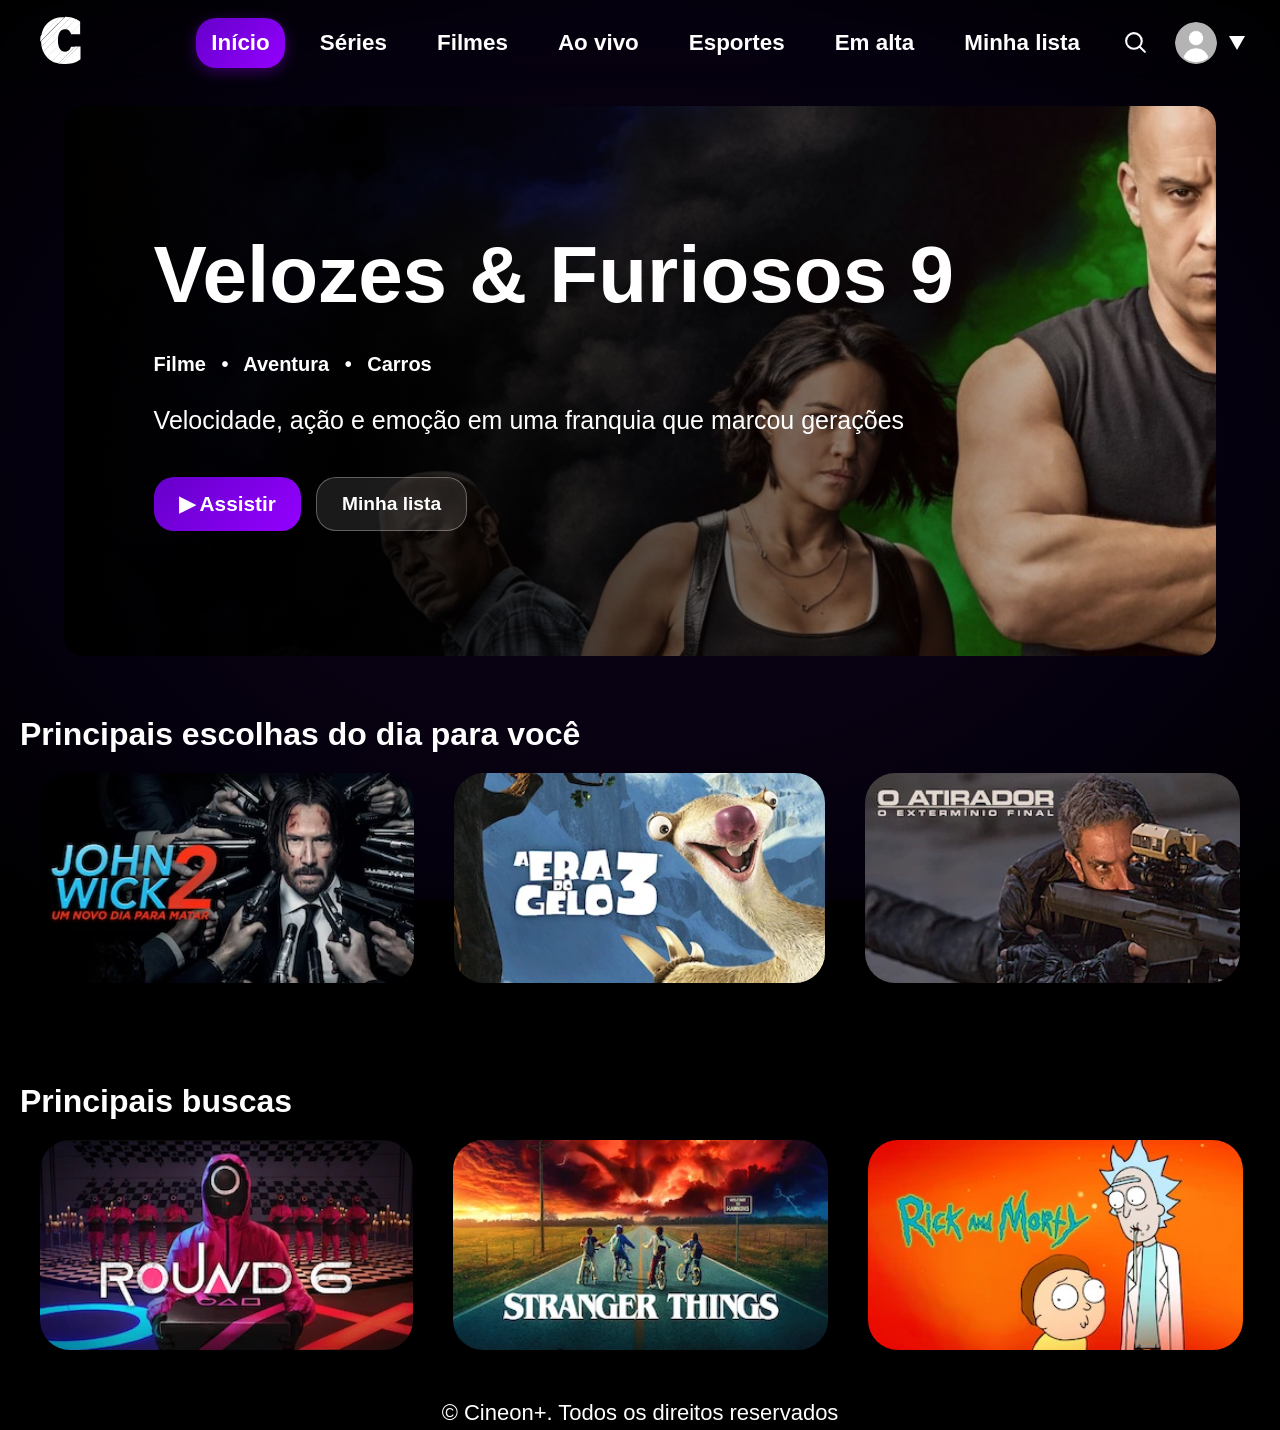
<file: index.html>
<!doctype html>
<html lang="pt-BR">
  <head>
    <meta charset="UTF-8" />
    <meta name="viewport" content="width=device-width, initial-scale=1.0" />
    <title>Cineon+</title>
    <link rel="stylesheet" href="./css/style.css" />
    <script src="./js/script.js"></script>
    <link rel="icon" type="" href="./assets/C_LOGO.png"/>
  </head>

  <body>
    <!--  BACKGROUND DEGRADÊ -->
    <div class="background_gradient_general"></div>


    <!-- Navbar -->
    <section class="main_section_all">
      <header class="navbar">
        
        <div class="logo">
          <a href="index.html">
            <img src="./assets/C_ANIMADO.svg" alt="logo" width="150px"/>
          </a>
        </div>

        <!-- Nav -->
        <nav class="menu">
            <a href="index.html" class="active">Início</a>
            <a href="series.html">Séries</a>
            <a href="filmes.html">Filmes</a>
            <a href="aovivo.html">Ao vivo</a>
            <a href="esportes.html">Esportes</a>
            <a href="emalta.html">Em alta</a>
            <a href="minhalista.html">Minha lista</a>

            <!-- Botão pesquisa -->
          <div class="search_box">
            <img src="./assets/search.svg" alt="input_seach_icon" class="search_icon"/>
          </div>

          <!-- Perfil -->
        <div class="perfil_container">
            <div class="perfil_botao">
                
                <label for="menu-pf" class="perfil_label">
                    <img class="foto-perfil" src="./assets/profile.png" alt="perfil"/>
                    <img class="seta" src="./assets/seta.svg" alt="seta" />
                </label>

                <input type="checkbox" name="menu-pf" id="menu-pf" class="menu-pf"/>
            </div>

            <!-- Dropdown -->
            <div class="dropdown">
                <a href="perfil.html">Gerenciar perfis</a>
                <a href="configuracoes.html">Configurações</a>
                <a href="ajuda.html">Ajuda</a>
                <hr>
                <a href="#">Sair</a>
            </div>
        </div>
        </nav>
      </header>

      <!-- <section class="main_content">
        <div class="titulo-geral">Pagina Inicial</div>
      </section> -->

      <!-- hero section -->
       <section class="hero">

        <div class="hero_content">

           <!-- titulo -->
            <h1>Velozes & Furiosos 9</h1>

            
            <p class="tags">
              Filme • Aventura • Carros
            </p>
            
            <!-- descrição -->
             <p class="descrição">
              Velocidade, ação e emoção em uma franquia
              que marcou gerações
             </p>
             

             <!-- botões -->
              <div class="hero_buttons">
                <a href="https://www.youtube.com/watch?v=N2dx2M4L8T0" target="_blank" rel="noopener noreferrer">
                  <button class="btn_assistir" type="button">▶ Assistir</button>
                </a>
                <button class="btn_lista">Minha lista</button>
              </div>
        </div>
       </section>

      <!-- Carrossel -->
      <section>
        <div class="carrossel">
          
          <h1 class="titulo-categoria">
            Principais escolhas do dia para você
          </h1>

          <div class="janela-carrossel">

            <div class="container-carrossel">
              <img src="./assets/img/johnwick2.png" alt="johnwick2"/>
              <img src="./assets/img/gelo.png" alt="gelo"/>
              <img src="./assets/img/atirador.png" alt="atirador"/>
              <img src="./assets/img/johnwick3.png" alt="johnwick3"/>
              <img src="./assets/img/velozesefuriosos8.png" alt="VelozeseFuriosos8"/>
              <img src="./assets/img/velozesefuriosos2.png" alt="VelozeseFuriosos2"/>
              <img src="./assets/img/cris.png" alt="Cris"/>
            </div>
          
          </div>
          
          <!-- botões de controle -->
          <div class="botoes-controle">
              <button class="botao-voltar"><</button>
              <button class="botao-avancar">></button>
          </div>
        
        </div>
      </section>
      
      <!-- Carrossel -->
      <section>
        <div class="carrossel">
          
          <h1 class="titulo-categoria">
            Principais buscas
          </h1>

          <div class="janela-carrossel">

            <div class="container-carrossel">
              <img src="./assets/img/round6.png" alt="round6"/>
              <img src="./assets/img/stringer.png" alt="Stringer"/>
              <img src="./assets/img/ricky.png" alt="ricky"/>
              <img src="./assets/img/theoffice.png" alt="theoffice"/>
              <img src="./assets/img/suits.png" alt="blade"/>
              <img src="./assets/img/ranch.png" alt="ranch"/>
              <img src="./assets/img/gentegrande.png" alt="policiafederal"/>
            </div>
          
          </div>
          
          <!-- botões de controle -->
          <div class="botoes-controle">
              <button class="botao-voltar"><</button>
              <button class="botao-avancar">></button>
          </div>
        
        </div>
      </section>
      
      <footer>
        <p>&copy; Cineon+. Todos os direitos reservados</p>
      </footer>
    
    </section>

</body>
</html>
</file>
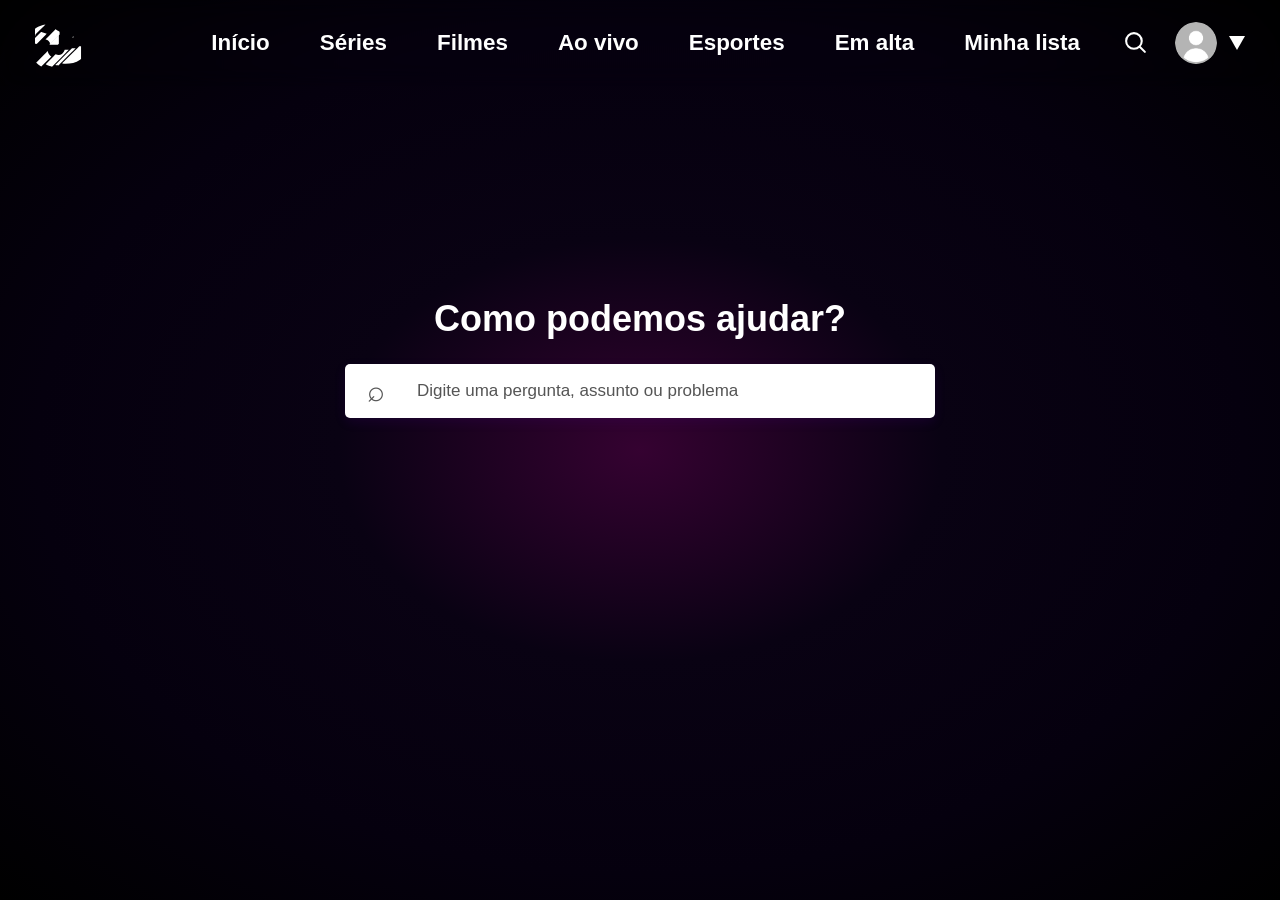
<file: ajuda.html>
<!DOCTYPE html>
<html lang="pt-BR">
    <head>
        <meta charset="UTF-8">
        <meta name="viewport" content="width=device-width, initial-scale=1.0">
        <title>Cineon+</title>
        <link rel="stylesheet" href="./css/style.ajuda.css">
        <link rel="icon" type="" href="/assets/C_LOGO.png">
    </head>

    <body>
    
        <!--  BACKGROUND DEGRADÊ -->
        <div class="background_gradient_general">
        </div>

        <section class="main_section_all">

            <header class="navbar">

                <div class="logo">
                    <a href="index.html">
                        <img src="./assets/C_ANIMADO.svg" alt="logo" width="150px"/>
                    </a>
                </div>

        <!-- Nav -->
        <nav class="menu">
            <a href="index.html">Início</a>
            <a href="series.html">Séries</a>
            <a href="filmes.html">Filmes</a>
            <a href="aovivo.html">Ao vivo</a>
            <a href="esportes.html">Esportes</a>
            <a href="emalta.html">Em alta</a>
            <a href="minhalista.html">Minha lista</a>

            <!-- Botão pesquisa -->
          <div class="search_box">
            <img src="./assets/search.svg" alt="input_seach_icon" class="search_icon"/>
          </div>

          <!-- Perfil -->
        <div class="perfil_container">
            <div class="perfil_botao">
                
                <label for="menu-pf" class="perfil_label">
                    <img class="foto-perfil" src="./assets/profile.png" alt="perfil"/>
                    <img class="seta" src="./assets/seta.svg" alt="seta" />
                </label>

                <input type="checkbox" name="menu-pf" id="menu-pf" class="menu-pf"/>
            </div>

            <!-- Dropdown -->
            <div class="dropdown">
                <a href="perfil.html">Gerenciar perfis</a>
                <a href="configuracoes.html">Configurações</a>
                <a href="ajuda.html">Ajuda</a>
                <hr>
                <a href="#">Sair</a>
            </div>
        </div>
        </nav>
            </header>
            
        </section>

        <section class="central-ajuda">

            <div class="conteudo-ajuda">

                <h1> Como podemos ajudar?</h1>

                <div class="campo-pesquisa">
                    <span class="icone-pesquisa">⌕</span>

                    <input 
                        type="text"
                        placeholder="Digite uma pergunta, assunto ou problema"
                        >
                </div>
            </div>
        </section>

    </body>

</html>
</file>
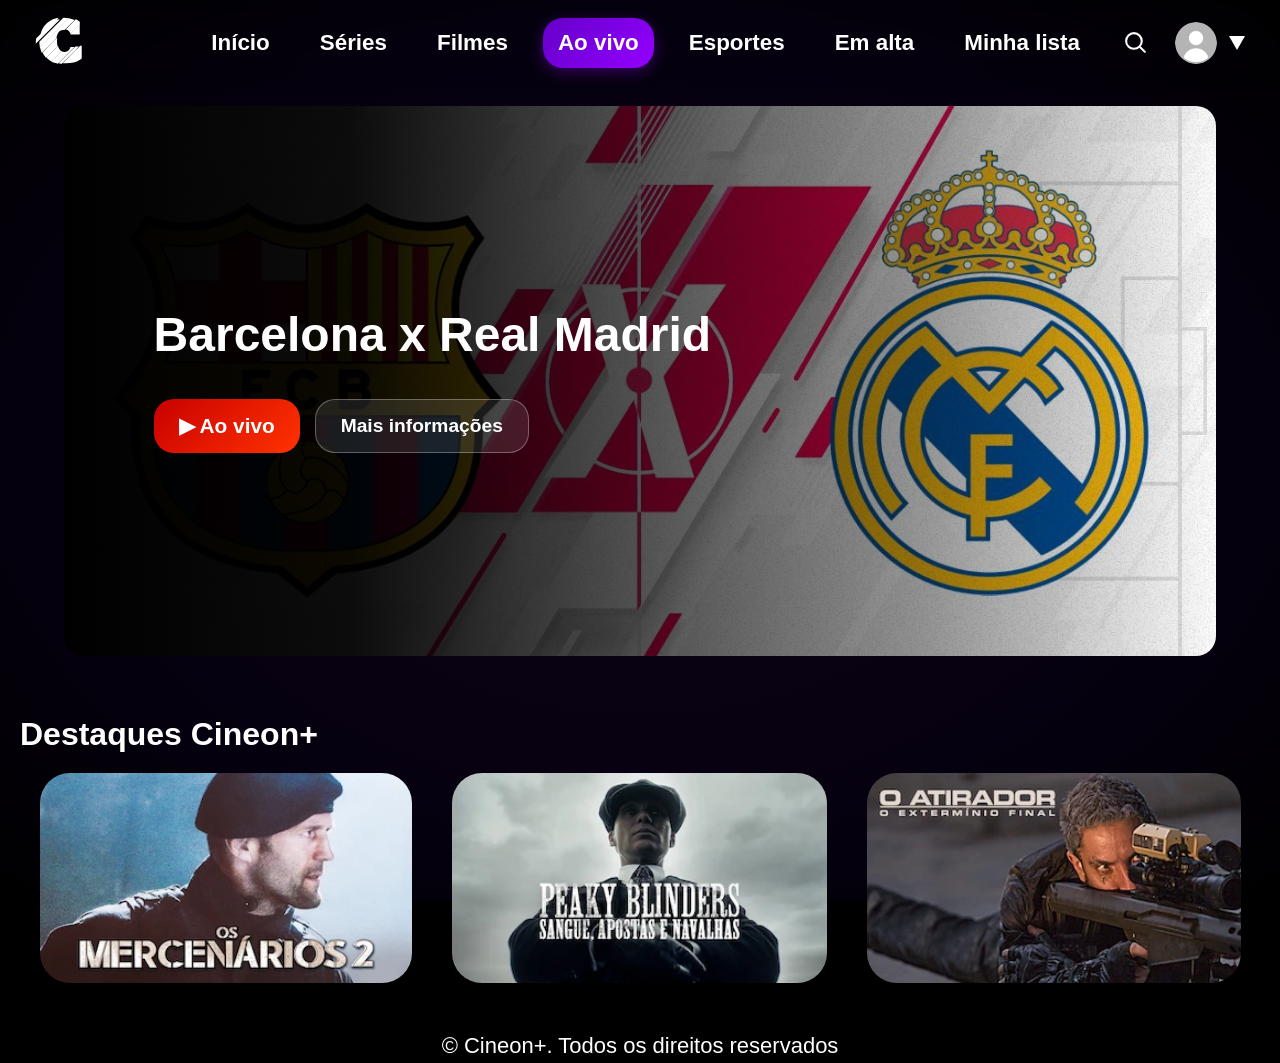
<file: aovivo.html>
<!doctype html>
<html lang="pt-BR">
  <head>
    <meta charset="UTF-8" />
    <meta name="viewport" content="width=device-width, initial-scale=1.0" />
    <title>Cineon+</title>
    <link rel="stylesheet" href="./css/styleaovivo.css" />
    <script src="./js/script.js"></script>
    <link rel="icon" type="" href="./assets/C_LOGO.png"/>
  </head>

  <body>
    <!--  BACKGROUND DEGRADÊ -->
    <div class="background_gradient_general"></div>


    <!-- Navbar -->
    <section class="main_section_all">
      <header class="navbar">
        
        <div class="logo">
          <a href="index.html">
            <img src="./assets/C_ANIMADO.svg" alt="logo" width="150px"/>
          </a>
        </div>

        <!-- Nav -->
        <nav class="menu">
            <a href="index.html">Início</a>
            <a href="series.html">Séries</a>
            <a href="filmes.html">Filmes</a>
            <a href="aovivo.html" class="active">Ao vivo</a>
            <a href="esportes.html">Esportes</a>
            <a href="emalta.html">Em alta</a>
            <a href="minhalista.html">Minha lista</a>

            <!-- Botão pesquisa -->
          <div class="search_box">
            <img src="./assets/search.svg" alt="input_seach_icon" class="search_icon"/>
          </div>

          <!-- Perfil -->
        <div class="perfil_container">
            <div class="perfil_botao">
                
                <label for="menu-pf" class="perfil_label">
                    <img class="foto-perfil" src="./assets/profile.png" alt="perfil"/>
                    <img class="seta" src="./assets/seta.svg" alt="seta" />
                </label>

                <input type="checkbox" name="menu-pf" id="menu-pf" class="menu-pf"/>
            </div>

            <!-- Dropdown -->
            <div class="dropdown">
                <a href="perfil.html">Gerenciar perfis</a>
                <a href="configuracoes.html">Configurações</a>
                <a href="ajuda.html">Ajuda</a>
                <hr>
                <a href="#">Sair</a>
            </div>
        </div>
        </nav>
      </header>

      <!-- <section class="main_content">
        <div class="titulo-geral">Pagina Inicial</div>
      </section> -->

      <!-- hero section -->
       <section class="hero">

        <div class="hero_content">

           <!-- titulo -->
            <h1>Barcelona x Real Madrid</h1>

            <br>

             <!-- botões -->
              <div class="hero_buttons">
                <a href="https://www.youtube.com/watch?v=N2dx2M4L8T0" target="_blank" rel="noopener noreferrer">
                  <button class="btn_assistir" type="button">▶ Ao vivo</button>
                </a>
                <button class="btn_lista">Mais informações</button>
              </div>
        </div>
       </section>

      <!-- Carrossel -->
      <section>
        <div class="carrossel">
          
          <h1 class="titulo-categoria">
            Destaques Cineon+
          </h1>

          <div class="janela-carrossel">

            <div class="container-carrossel">
              <img src="./assets/img/mercenarios2.png" alt="mercenarios2"/>
              <img src="./assets/img/peaky.png" alt="peaky"/>
              <img src="./assets/img/atirador.png" alt="atirador"/>
              <img src="./assets/img/gelo.png" alt="gelo"/>
              <img src="./assets/img/ricky.png" alt="ricky"/>
            </div>
          
          </div>
          
          <!-- botões de controle -->
          <div class="botoes-controle">
              <button class="botao-voltar"><</button>
              <button class="botao-avancar">></button>
          </div>
        
        </div>
        
      
      </section>
      
      <footer>
        <p>&copy; Cineon+. Todos os direitos reservados</p>
      </footer>
    
    </section>

</body>
</html>
</file>
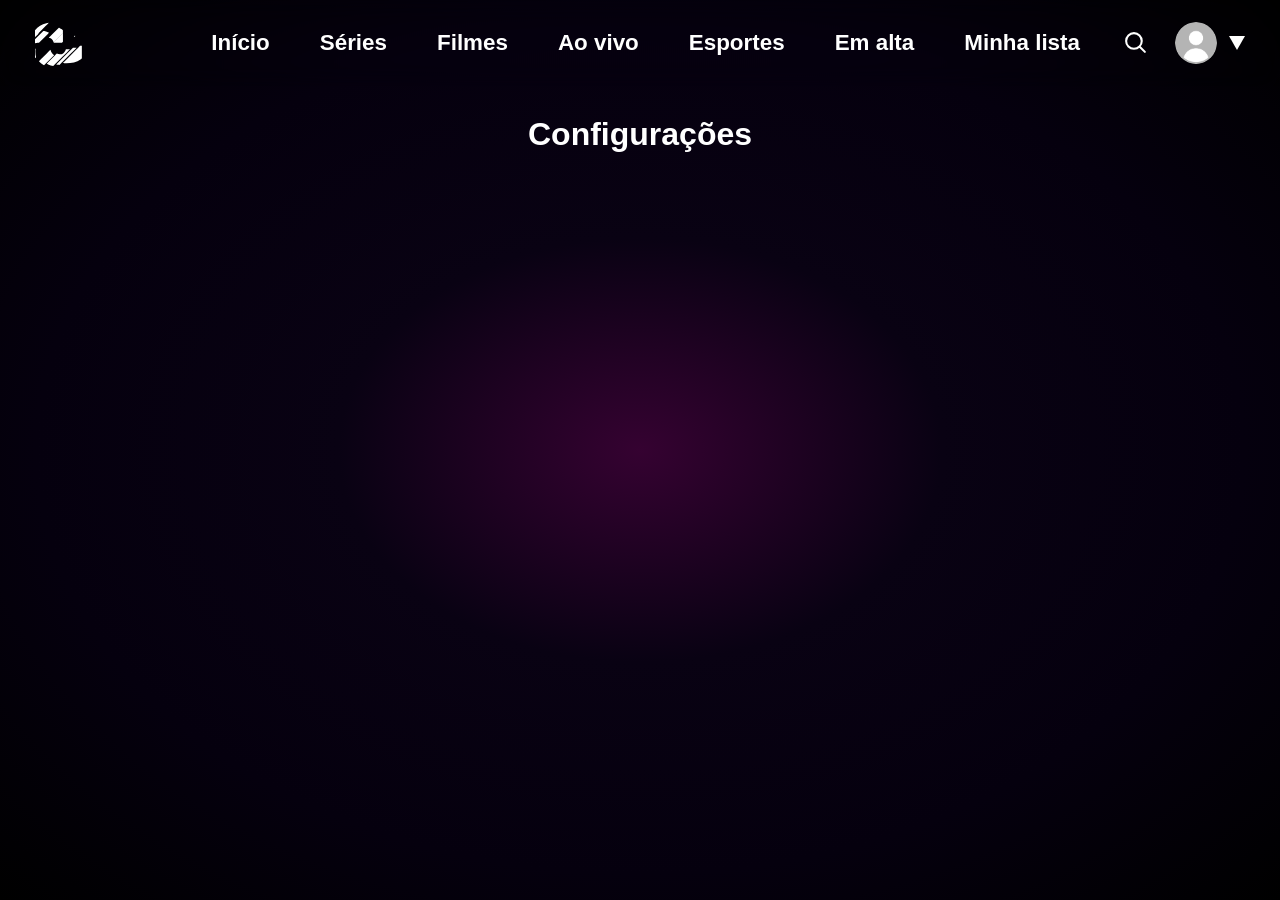
<file: configuracoes.html>
<!DOCTYPE html>
<html lang="pt-BR">
    <head>
        <meta charset="UTF-8">
        <meta name="viewport" content="width=device-width, initial-scale=1.0">
        <title>Cineon+</title>
        <link rel="stylesheet" href="./css/style.css">
        <link rel="icon" type="" href="/assets/C_LOGO.png">
    </head>

    <body>
    
        <!--  BACKGROUND DEGRADÊ -->
        <div class="background_gradient_general">
        </div>

        <section class="main_section_all">

            <header class="navbar">

                <div class="logo">
                    <a href="index.html">
                        <img src="./assets/C_ANIMADO.svg" alt="logo" width="150px"/>
                    </a>
                </div>

                <nav class="menu">
                    <a href="index.html">Início</a>
                    <a href="series.html">Séries</a>
                    <a href="filmes.html">Filmes</a>
                    <a href="aovivo.html">Ao vivo</a>
                    <a href="esportes.html">Esportes</a>
                    <a href="emalta.html">Em alta</a>
                    <a href="minhalista.html">Minha lista</a>

                    <!-- Botão pesquisa -->
                    <div class="search_box">
                        <img src="./assets/search.svg" alt="input_seach_icon"class="search_icon">
                    </div>
                    
                    <!-- Perfil -->
                    <div class="perfil_container">
                        <div class="perfil_botao">
                            
                            <label for="menu-pf" class="perfil_label">
                                <img class="foto-perfil" src="./assets/profile.png" alt="perfil">
                                <img class="seta" src="./assets/seta.svg" alt="seta">
                            </label>

                            <input type="checkbox" name="menu-pf" id="menu-pf" class="menu-pf">
                        </div>

                        <div class="dropdown">
                            <a href="perfil.html">Gerenciar perfis</a>
                            <a href="configuracoes.html">Configurações</a>
                            <a href="ajuda.html">Ajuda</a>
                            <hr>
                            <a href="#">Sair</a>
                        </div>
                    
                    </div>
                </nav>
            </header>

            <section class="main_content">
                <div class="titulo-geral">Configurações</div>
            </section>
            
        </section>

    </body>

</html>
</file>
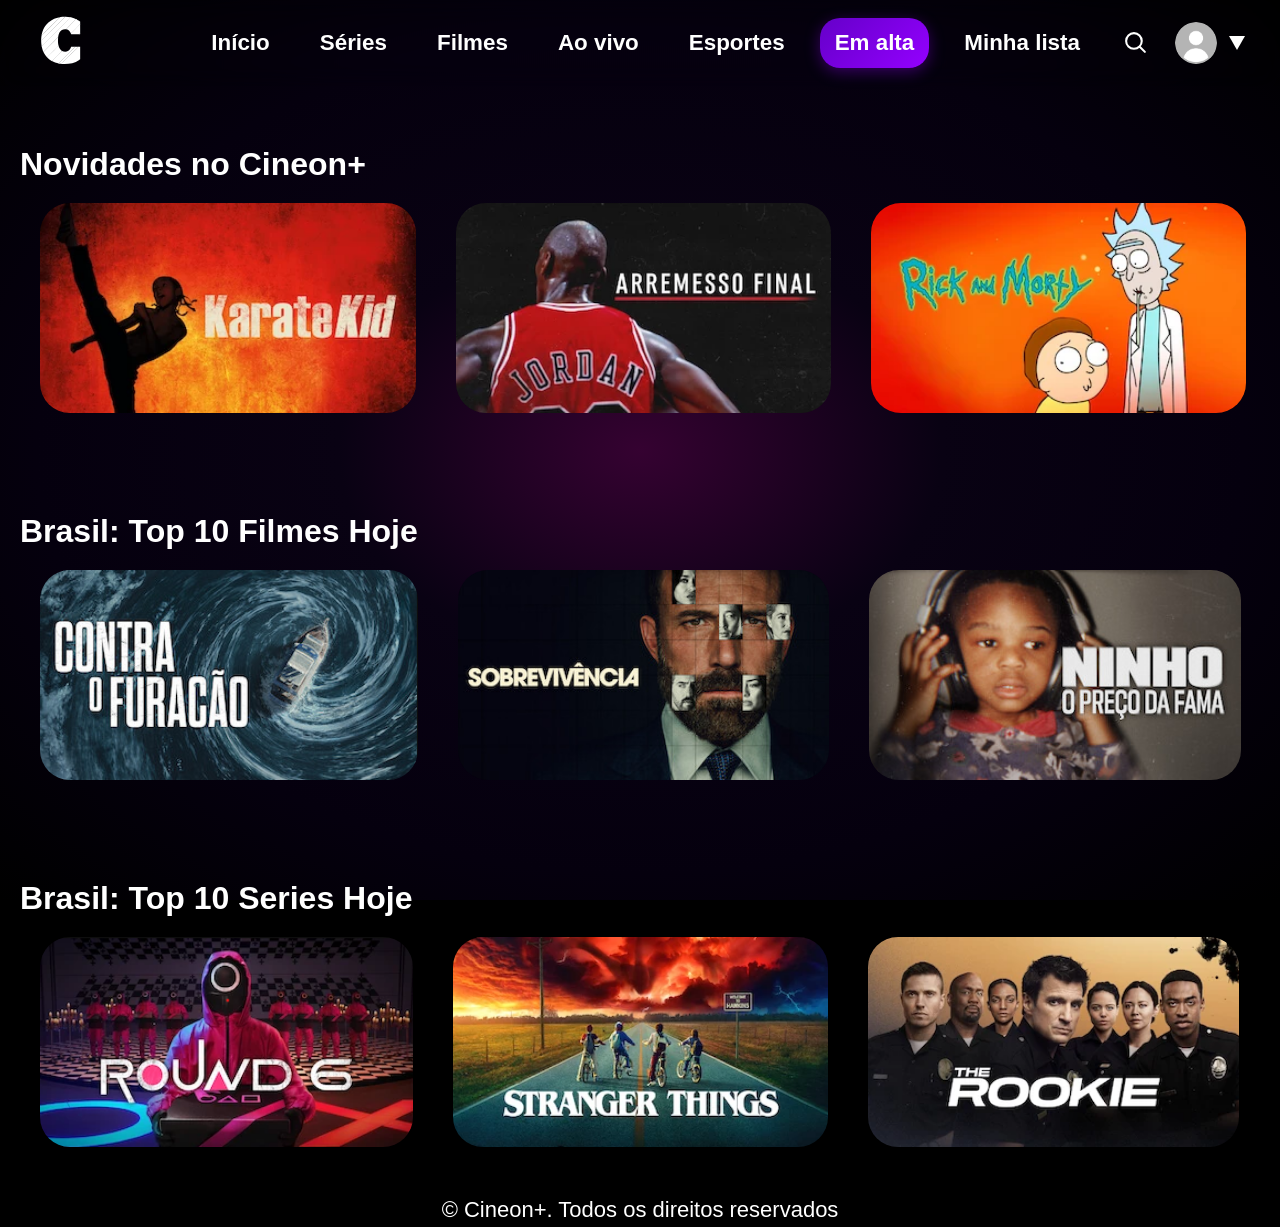
<file: emalta.html>
<!doctype html>
<html lang="pt-BR">
  <head>
    <meta charset="UTF-8" />
    <meta name="viewport" content="width=device-width, initial-scale=1.0" />
    <title>Cineon+</title>
    <link rel="stylesheet" href="./css/style.css" />
    <script src="./js/script.js"></script>
    <link rel="icon" type="" href="/assets/C_LOGO.png"/>
  </head>

  <body>
    <!--  BACKGROUND DEGRADÊ -->
    <div class="background_gradient_general"></div>


    <!-- Navbar -->
    <section class="main_section_all">
      <header class="navbar">
        
        <div class="logo">
          <a href="index.html">
            <img src="./assets/C_ANIMADO.svg" alt="logo" width="150px"/>
          </a>
        </div>

        <!-- Nav -->
        <nav class="menu">
            <a href="index.html">Início</a>
            <a href="series.html">Séries</a>
            <a href="filmes.html">Filmes</a>
            <a href="aovivo.html">Ao vivo</a>
            <a href="esportes.html">Esportes</a>
            <a href="emalta.html" class="active">Em alta</a>
            <a href="minhalista.html">Minha lista</a>

            <!-- Botão pesquisa -->
          <div class="search_box">
            <img src="./assets/search.svg" alt="input_seach_icon" class="search_icon"/>
          </div>

          <!-- Perfil -->
        <div class="perfil_container">
            <div class="perfil_botao">
                
                <label for="menu-pf" class="perfil_label">
                    <img class="foto-perfil" src="./assets/profile.png" alt="perfil"/>
                    <img class="seta" src="./assets/seta.svg" alt="seta" />
                </label>

                <input type="checkbox" name="menu-pf" id="menu-pf" class="menu-pf"/>
            </div>

            <!-- Dropdown -->
            <div class="dropdown">
                <a href="perfil.html">Gerenciar perfis</a>
                <a href="configuracoes.html">Configurações</a>
                <a href="ajuda.html">Ajuda</a>
                <hr>
                <a href="#">Sair</a>
            </div>
        </div>
        </nav>
      </header>

      <!-- <section class="main_content">
        <div class="titulo-geral">Pagina Inicial</div>
      </section> -->

      <!-- Carrossel -->
      <section>
        <div class="carrossel">
          
          <h1 class="titulo-categoria">
            Novidades no Cineon+
          </h1>

          <div class="janela-carrossel">

            <div class="container-carrossel">
              <img src="./assets/img/karetekid.png" alt="karetekid"/>
              <img src="./assets/img/arremessofinal.png" alt="Velozes e Furiosos"/>
              <img src="./assets/img/ricky.png" alt="ricky"/>
              <img src="./assets/img/tyson.png" alt="tyson"/>
              <img src="./assets/img/ranch.png" alt="ranch"/>
            </div>
          
          </div>
          
          <!-- botões de controle -->
          <div class="botoes-controle">
              <button class="botao-voltar"><</button>
              <button class="botao-avancar">></button>
          </div>
        
        </div>
      
      <!-- Carrossel -->
      <section>
        <div class="carrossel">
          
          <h1 class="titulo-categoria">
            Brasil: Top 10 Filmes Hoje
          </h1>

          <div class="janela-carrossel">

            <div class="container-carrossel">
              <img src="./assets/img/furacao.png" alt=" Cris"/>
              <img src="./assets/img/sobrevivencia.png" alt="Velozes e Furiosos 2"/>
              <img src="./assets/img/ninho.png" alt=" Cris"/>
              <img src="./assets/img/granturismo.png" alt=" Cris"/>
              <img src="./assets/img/karetekid.png" alt=" Cris"/>
            </div>
          
          </div>
          
          <!-- botões de controle -->
          <div class="botoes-controle">
              <button class="botao-voltar"><</button>
              <button class="botao-avancar">></button>
          </div>
        
        </div>

              <!-- Carrossel -->
      <section>
        <div class="carrossel">
          
          <h1 class="titulo-categoria">
            Brasil: Top 10 Series Hoje
          </h1>

          <div class="janela-carrossel">

            <div class="container-carrossel">
              <img src="./assets/img/round6.png" alt="round6"/>
              <img src="./assets/img/stringer.png" alt="Stringer"/>
              <img src="./assets/img/theroockie.png" alt="drhouse"/>
              <img src="./assets/img/peaky.png" alt="peaky"/>
              <img src="./assets/img/tyson.png" alt="tyson"/>
            </div>
          
          </div>
          
          <!-- botões de controle -->
          <div class="botoes-controle">
              <button class="botao-voltar"><</button>
              <button class="botao-avancar">></button>
          </div>
        
        </div>
        
      
      </section>
      
      <footer>
        <p>&copy; Cineon+. Todos os direitos reservados</p>
      </footer>
    
    </section>

</body>
</html>
</file>
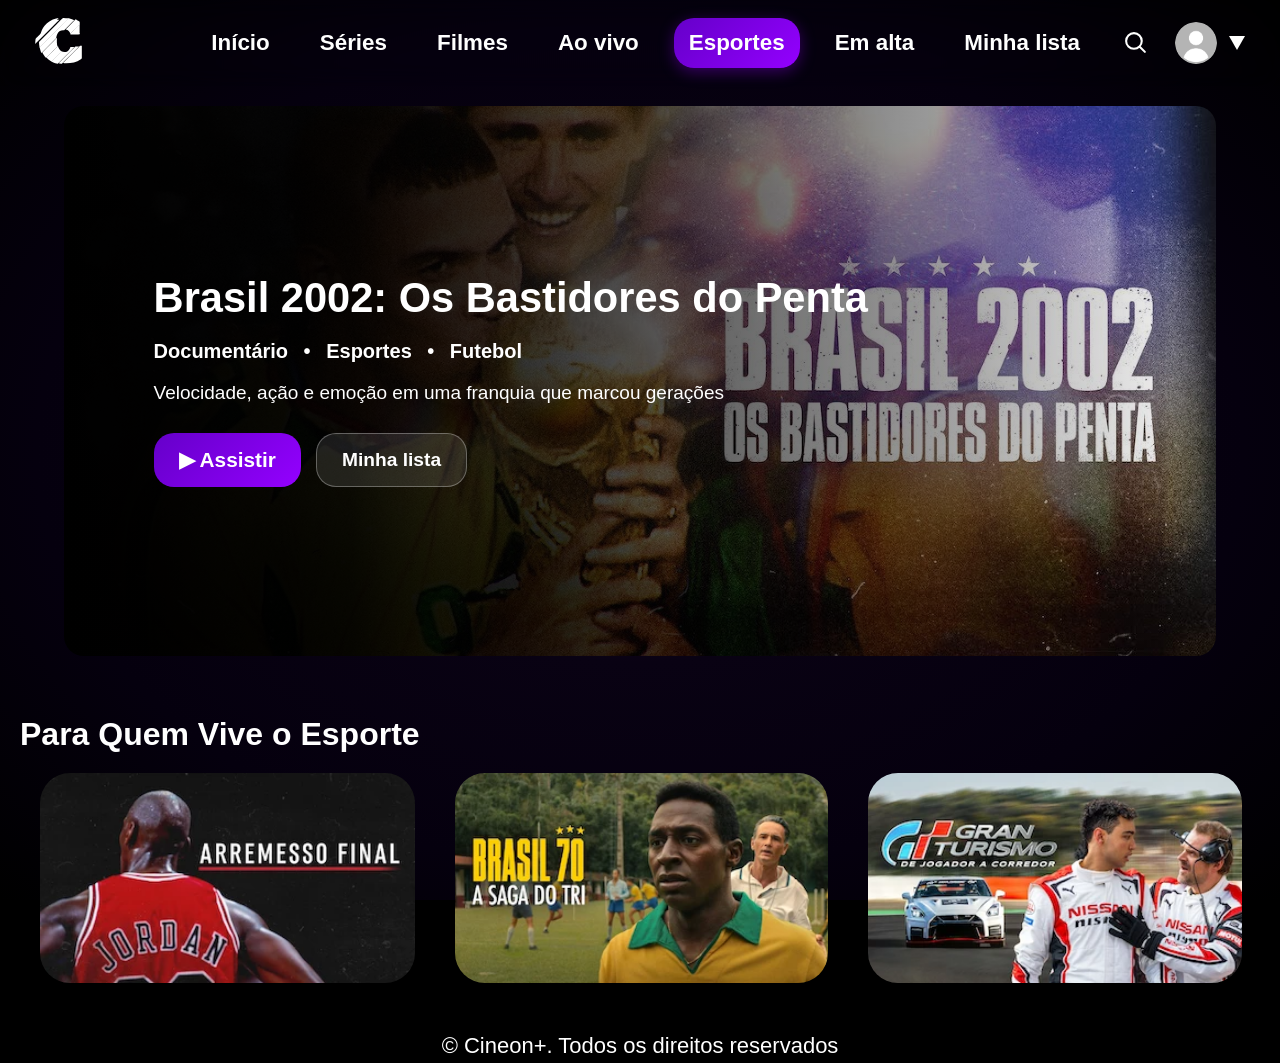
<file: esportes.html>
<!doctype html>
<html lang="pt-BR">
  <head>
    <meta charset="UTF-8" />
    <meta name="viewport" content="width=device-width, initial-scale=1.0" />
    <title>Cineon+</title>
    <link rel="stylesheet" href="./css/styleesportes.css" />
    <script src="./js/script.js"></script>
    <link rel="icon" type="" href="./assets/C_LOGO.png"/>
  </head>

  <body>
    <!--  BACKGROUND DEGRADÊ -->
    <div class="background_gradient_general"></div>


    <!-- Navbar -->
    <section class="main_section_all">
      <header class="navbar">
        
        <div class="logo">
          <a href="index.html">
            <img src="./assets/C_ANIMADO.svg" alt="logo" width="150px"/>
          </a>
        </div>

        <!-- Nav -->
        <nav class="menu">
            <a href="index.html">Início</a>
            <a href="series.html">Séries</a>
            <a href="filmes.html">Filmes</a>
            <a href="aovivo.html">Ao vivo</a>
            <a href="esportes.html" class="active">Esportes</a>
            <a href="emalta.html">Em alta</a>
            <a href="minhalista.html">Minha lista</a>

            <!-- Botão pesquisa -->
          <div class="search_box">
            <img src="./assets/search.svg" alt="input_seach_icon" class="search_icon"/>
          </div>

          <!-- Perfil -->
        <div class="perfil_container">
            <div class="perfil_botao">
                
                <label for="menu-pf" class="perfil_label">
                    <img class="foto-perfil" src="./assets/profile.png" alt="perfil"/>
                    <img class="seta" src="./assets/seta.svg" alt="seta" />
                </label>

                <input type="checkbox" name="menu-pf" id="menu-pf" class="menu-pf"/>
            </div>

            <!-- Dropdown -->
            <div class="dropdown">
                <a href="perfil.html">Gerenciar perfis</a>
                <a href="configuracoes.html">Configurações</a>
                <a href="ajuda.html">Ajuda</a>
                <hr>
                <a href="#">Sair</a>
            </div>
        </div>
        </nav>
      </header>

      <!-- <section class="main_content">
        <div class="titulo-geral">Pagina Inicial</div>
      </section> -->

      <!-- hero section -->
       <section class="hero">

        <div class="hero_content">

           <!-- titulo -->
            <h1>Brasil 2002: Os Bastidores do Penta</h1>

            
            <p class="tags">
              Documentário • Esportes • Futebol
            </p>

            <br>
            
            <!-- descrição -->
             <p class="descrição">
              Velocidade, ação e emoção em uma franquia
              que marcou gerações
             </p>
             

             <!-- botões -->
              <div class="hero_buttons">
                <a href="https://www.youtube.com/watch?v=N2dx2M4L8T0" target="_blank" rel="noopener noreferrer">
                  <button class="btn_assistir" type="button">▶ Assistir</button>
                </a>
                <button class="btn_lista">Minha lista</button>
              </div>
        </div>
       </section>

      <!-- Carrossel -->
      <section>
        <div class="carrossel">
          
          <h1 class="titulo-categoria">
            Para Quem Vive o Esporte
          </h1>

          <div class="janela-carrossel">

            <div class="container-carrossel">
              <img src="./assets/img/arremessofinal.png" alt="Velozes e Furiosos"/>
              <img src="./assets/img/pele.png" alt="pele"/>
              <img src="./assets/img/granturismo.png" alt="granturismo"/>
              <img src="./assets/img/tyson.png" alt="tyson"/>
              <img src="./assets/img/karetekid.png" alt="karetekid"/>
            </div>
          
          </div>
          
          <!-- botões de controle -->
          <div class="botoes-controle">
              <button class="botao-voltar"><</button>
              <button class="botao-avancar">></button>
          </div>
        
        </div>
        
      
      </section>
      
      <footer>
        <p>&copy; Cineon+. Todos os direitos reservados</p>
      </footer>
    
    </section>

</body>
</html>
</file>
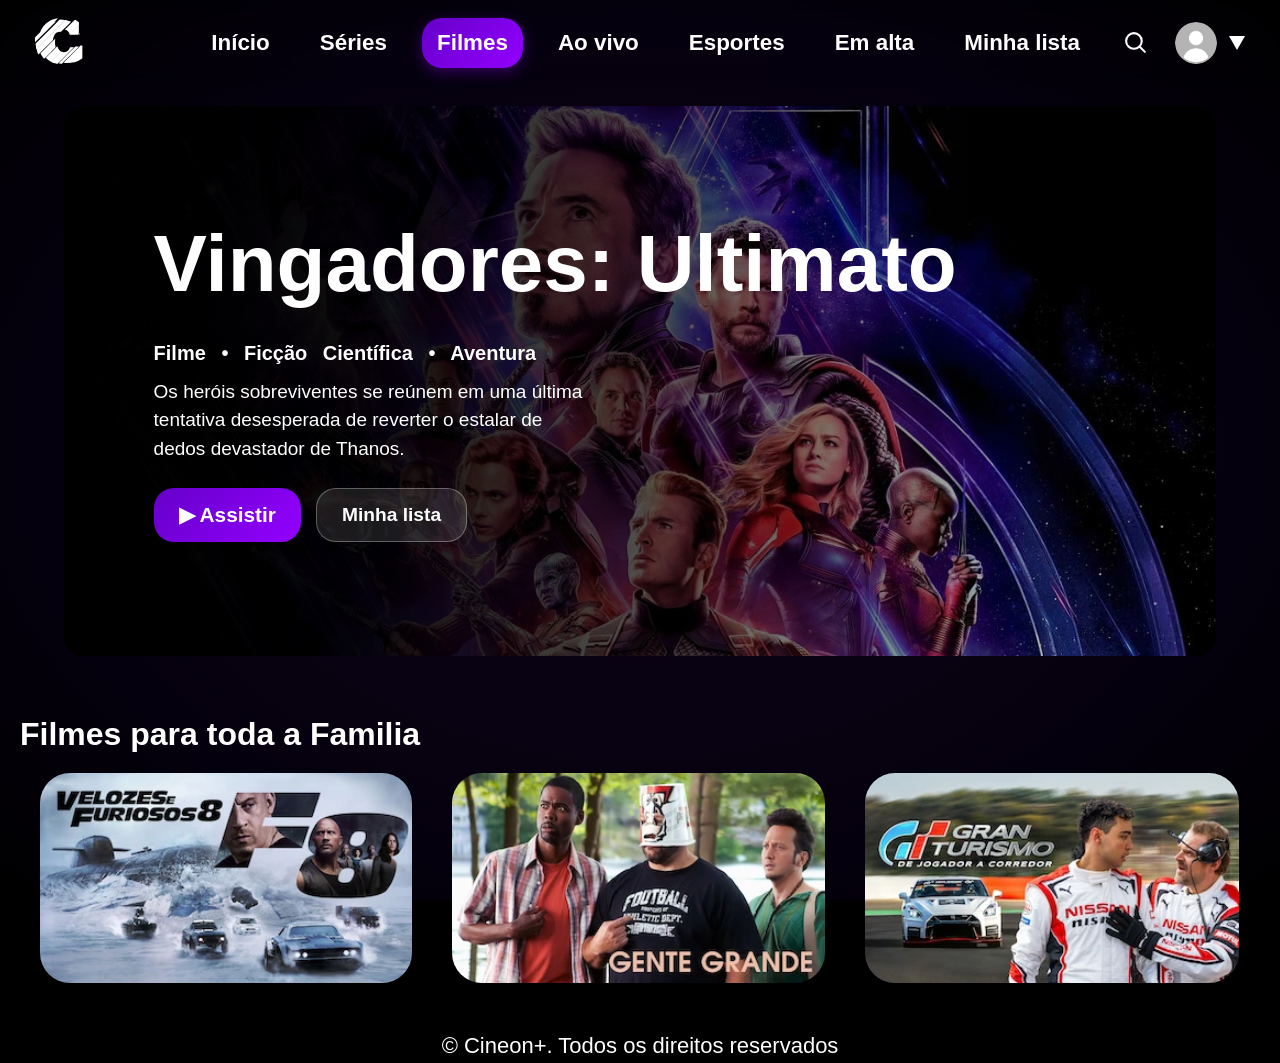
<file: filmes.html>
<!doctype html>
<html lang="pt-BR">
  <head>
    <meta charset="UTF-8" />
    <meta name="viewport" content="width=device-width, initial-scale=1.0" />
    <title>Cineon+</title>
    <link rel="stylesheet" href="./css/stylefilmes.css" />
    <script src="./js/script.js"></script>
    <link rel="icon" type="" href="/assets/C_LOGO.png"/>
  </head>

  <body>
    <!--  BACKGROUND DEGRADÊ -->
    <div class="background_gradient_general"></div>


    <!-- Navbar -->
    <section class="main_section_all">
      <header class="navbar">
        
        <div class="logo">
          <a href="index.html">
            <img src="./assets/C_ANIMADO.svg" alt="logo" width="150px"/>
          </a>
        </div>

        <!-- Nav -->
        <nav class="menu">
            <a href="index.html">Início</a>
            <a href="series.html">Séries</a>
            <a href="filmes.html" class="active">Filmes</a>
            <a href="aovivo.html">Ao vivo</a>
            <a href="esportes.html">Esportes</a>
            <a href="emalta.html">Em alta</a>
            <a href="minhalista.html">Minha lista</a>

            <!-- Botão pesquisa -->
          <div class="search_box">
            <img src="./assets/search.svg" alt="input_seach_icon" class="search_icon"/>
          </div>

          <!-- Perfil -->
        <div class="perfil_container">
            <div class="perfil_botao">
                
                <label for="menu-pf" class="perfil_label">
                    <img class="foto-perfil" src="./assets/profile.png" alt="perfil"/>
                    <img class="seta" src="./assets/seta.svg" alt="seta" />
                </label>

                <input type="checkbox" name="menu-pf" id="menu-pf" class="menu-pf"/>
            </div>

            <!-- Dropdown -->
            <div class="dropdown">
                <a href="perfil.html">Gerenciar perfis</a>
                <a href="configuracoes.html">Configurações</a>
                <a href="ajuda.html">Ajuda</a>
                <hr>
                <a href="#">Sair</a>
            </div>
        </div>
        </nav>
      </header>

      <!-- <section class="main_content">
        <div class="titulo-geral">Pagina Inicial</div>
      </section> -->

      <!-- hero section -->
       <section class="hero">

        <div class="hero_content">

           <!-- titulo -->
            <h1>Vingadores: Ultimato</h1>

            
            <p class="tags">
              Filme • Ficção Científica • Aventura
            </p>
            
            <!-- descrição -->
             <p class="descrição">
              Os heróis sobreviventes se reúnem em uma última <br> tentativa desesperada de reverter o estalar de <br> dedos devastador de Thanos.
             </p>
             

             <!-- botões -->
              <div class="hero_buttons">
                <a href="https://www.youtube.com/watch?v=N2dx2M4L8T0" target="_blank" rel="noopener noreferrer">
                  <button class="btn_assistir" type="button">▶ Assistir</button>
                </a>
                <button class="btn_lista">Minha lista</button>
              </div>
        </div>
       </section>

      <!-- Carrossel -->
      <section>
        <div class="carrossel">
          
          <h1 class="titulo-categoria">
            Filmes para toda a Familia
          </h1>

          <div class="janela-carrossel">

            <div class="container-carrossel">
              <img src="./assets/img/velozesefuriosos8.png" alt="VelozeseFuriosos8"/>
              <img src="./assets/img/gentegrande.png" alt="Cris"/>
              <img src="./assets/img/granturismo.png" alt=" Cris"/>
              <img src="./assets/img/karetekid.png" alt=" Cris"/>
              <img src="./assets/img/velozesefuriosos.png" alt="Velozes e Furiosos 2"/>
            </div>
          
          </div>
          
          <!-- botões de controle -->
          <div class="botoes-controle">
              <button class="botao-voltar"><</button>
              <button class="botao-avancar">></button>
          </div>
        
        </div>
        
      
      </section>
      
      <footer>
        <p>&copy; Cineon+. Todos os direitos reservados</p>
      </footer>
    
    </section>

</body>
</html>
</file>
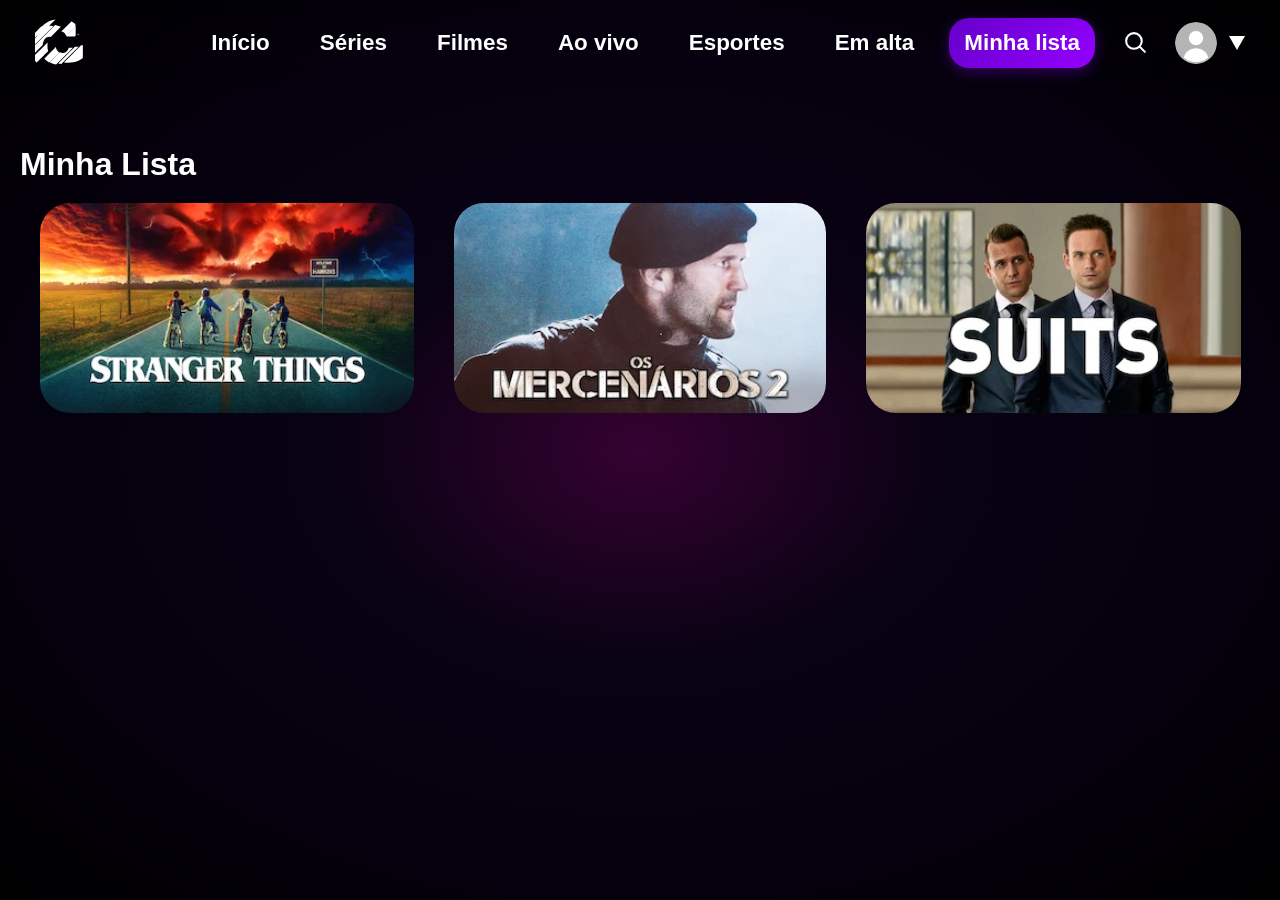
<file: minhalista.html>
<!doctype html>
<html lang="pt-BR">
  <head>
    <meta charset="UTF-8" />
    <meta name="viewport" content="width=device-width, initial-scale=1.0" />
    <title>Cineon+</title>
    <link rel="stylesheet" href="./css/minhalista.css" />
    <script src="./js/script.js"></script>
    <link rel="icon" type="" href="/assets/C_LOGO.png"/>
  </head>

  <body>
    <!--  BACKGROUND DEGRADÊ -->
    <div class="background_gradient_general"></div>


    <!-- Navbar -->
    <section class="main_section_all">
      <header class="navbar">
        
        <div class="logo">
          <a href="index.html">
            <img src="./assets/C_ANIMADO.svg" alt="logo" width="150px"/>
          </a>
        </div>

        <!-- Nav -->
        <nav class="menu">
            <a href="index.html">Início</a>
            <a href="series.html">Séries</a>
            <a href="filmes.html">Filmes</a>
            <a href="aovivo.html">Ao vivo</a>
            <a href="esportes.html">Esportes</a>
            <a href="emalta.html">Em alta</a>
            <a href="minhalista.html" class="active">Minha lista</a>

            <!-- Botão pesquisa -->
          <div class="search_box">
            <img src="./assets/search.svg" alt="input_seach_icon" class="search_icon"/>
          </div>

          <!-- Perfil -->
        <div class="perfil_container">
            <div class="perfil_botao">
                
                <label for="menu-pf" class="perfil_label">
                    <img class="foto-perfil" src="./assets/profile.png" alt="perfil"/>
                    <img class="seta" src="./assets/seta.svg" alt="seta" />
                </label>

                <input type="checkbox" name="menu-pf" id="menu-pf" class="menu-pf"/>
            </div>

            <!-- Dropdown -->
            <div class="dropdown">
                <a href="perfil.html">Gerenciar perfis</a>
                <a href="configuracoes.html">Configurações</a>
                <a href="ajuda.html">Ajuda</a>
                <hr>
                <a href="#">Sair</a>
            </div>
        </div>
        </nav>
      </header>

      <!-- <section class="main_content">
        <div class="titulo-geral">Pagina Inicial</div>
      </section> -->

      <!-- Carrossel -->
      <section>
        <div class="carrossel">
          
          <h1 class="titulo-categoria">
            Minha Lista
          </h1>

          <div class="janela-carrossel">

            <div class="container-carrossel">
              <img src="./assets/img/stringer.png" alt="Stringer"/>
              <img src="./assets/img/mercenarios2.png" alt="mercenarios2"/>
              <img src="./assets/img/suits.png" alt="blade"/>
              <img src="./assets/img/arremessofinal.png" alt="Velozes e Furiosos"/>
              <img src="./assets/img/velozesefuriosos2.png" alt="velozesefuriosos2"/>
            </div>
          
          </div>
          
          <!-- botões de controle -->
          <div class="botoes-controle">
              <button class="botao-voltar"><</button>
              <button class="botao-avancar">></button>
          </div>
        
        </div>
      
      </section>
    
    </section>

</body>
</html>
</file>
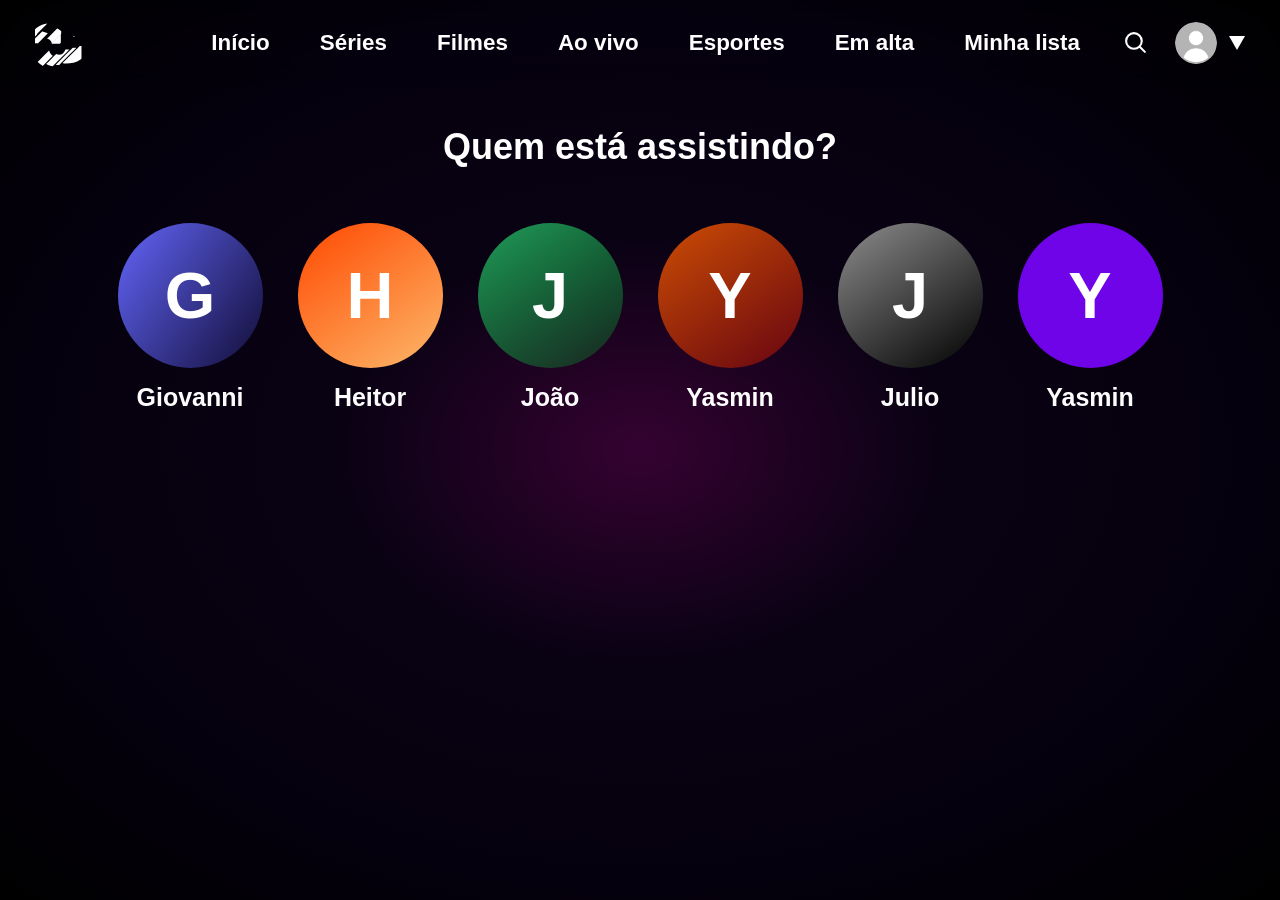
<file: perfil.html>
<!DOCTYPE html>
<html lang="pt-BR">
    <head>
        <meta charset="UTF-8">
        <meta name="viewport" content="width=device-width, initial-scale=1.0">
        <title>Cineon+</title>
        <link rel="stylesheet" href="./css/styleperfil.css">
        <link rel="icon" type="" href="/assets/C_LOGO.png">
    </head>

    <body>
        <!--  BACKGROUND DEGRADÊ -->
        <div class="background_gradient_general">
        </div>

        <section class="main_section_all">

            <header class="navbar">

                <div class="logo">
                    <a href="index.html">
                        <img src="./assets/C_ANIMADO.svg" alt="logo" width="150px"/>
                    </a>
                </div>

                <nav class="menu">
                    <a href="index.html">Início</a>
                    <a href="series.html">Séries</a>
                    <a href="filmes.html">Filmes</a>
                    <a href="aovivo.html">Ao vivo</a>
                    <a href="esportes.html">Esportes</a>
                    <a href="emalta.html">Em alta</a>
                    <a href="minhalista.html">Minha lista</a>

                    <!-- Botão pesquisa -->
                    <div class="search_box">
                        <img src="./assets/search.svg" alt="input_seach_icon"class="search_icon">
                    </div>
                    
                    <!-- Perfil -->
                    <div class="perfil_container">
                        <div class="perfil_botao">
                            
                            <label for="menu-pf" class="perfil_label">
                                <img class="foto-perfil" src="./assets/profile.png" alt="perfil">
                                <img class="seta" src="./assets/seta.svg" alt="seta">
                            </label>

                            <input type="checkbox" name="menu-pf" id="menu-pf" class="menu-pf">
                        </div>

                        <div class="dropdown">
                            <a href="perfil.html">Gerenciar perfis</a>
                            <a href="configuracoes.html">Configurações</a>
                            <a href="ajuda.html">Ajuda</a>
                            <hr>
                            <a href="#">Sair</a>
                        </div>
                    
                    </div>
                </nav>
            </header>

            <section class="main_content">

                <div class="profile_content">

                    <h1>Quem está assistindo?</h1>

                    <div class="profiles">

                        <!-- perfil giovanni -->
                        <div class="profile_card">
                            <div class="profile_avatar avatar_giovanni">
                                <span>G</span>
                            </div>
                            <p>Giovanni</p>
                        </div>
                        <!-- perfil hetior -->
                        <div class="profile_card">
                            <div class="profile_avatar avatar_heitor">
                                <span>H</span>
                            </div>
                            <p>Heitor</p>
                        </div>
                        
                        <!-- perfil joão -->
                        <div class="profile_card">
                            <div class="profile_avatar avatar_joao">
                                <span>J</span>
                            </div>
                            <p>João</p>
                        </div>
                        
                        <!-- perfil yasmin -->
                        <div class="profile_card">
                            <div class="profile_avatar avatar_yasmin1">
                                <span>Y</span>
                            </div>
                            <p>Yasmin</p>
                        </div>
                        <!-- perfil julio -->
                        <div class="profile_card">
                            <div class="profile_avatar avatar_julio">
                                <span>J</span>
                            </div>
                            <p>Julio</p>
                        </div>
                        
                        <!-- perfil yasmin -->
                        <div class="profile_card">
                            <div class="profile_avatar avatar_yasmin2">
                                <span>Y</span>
                            </div>
                            <p>Yasmin</p>
                        </div>
                    </div>
                </div>
            </section>
            
        </section>
    </body>

</html>
</file>
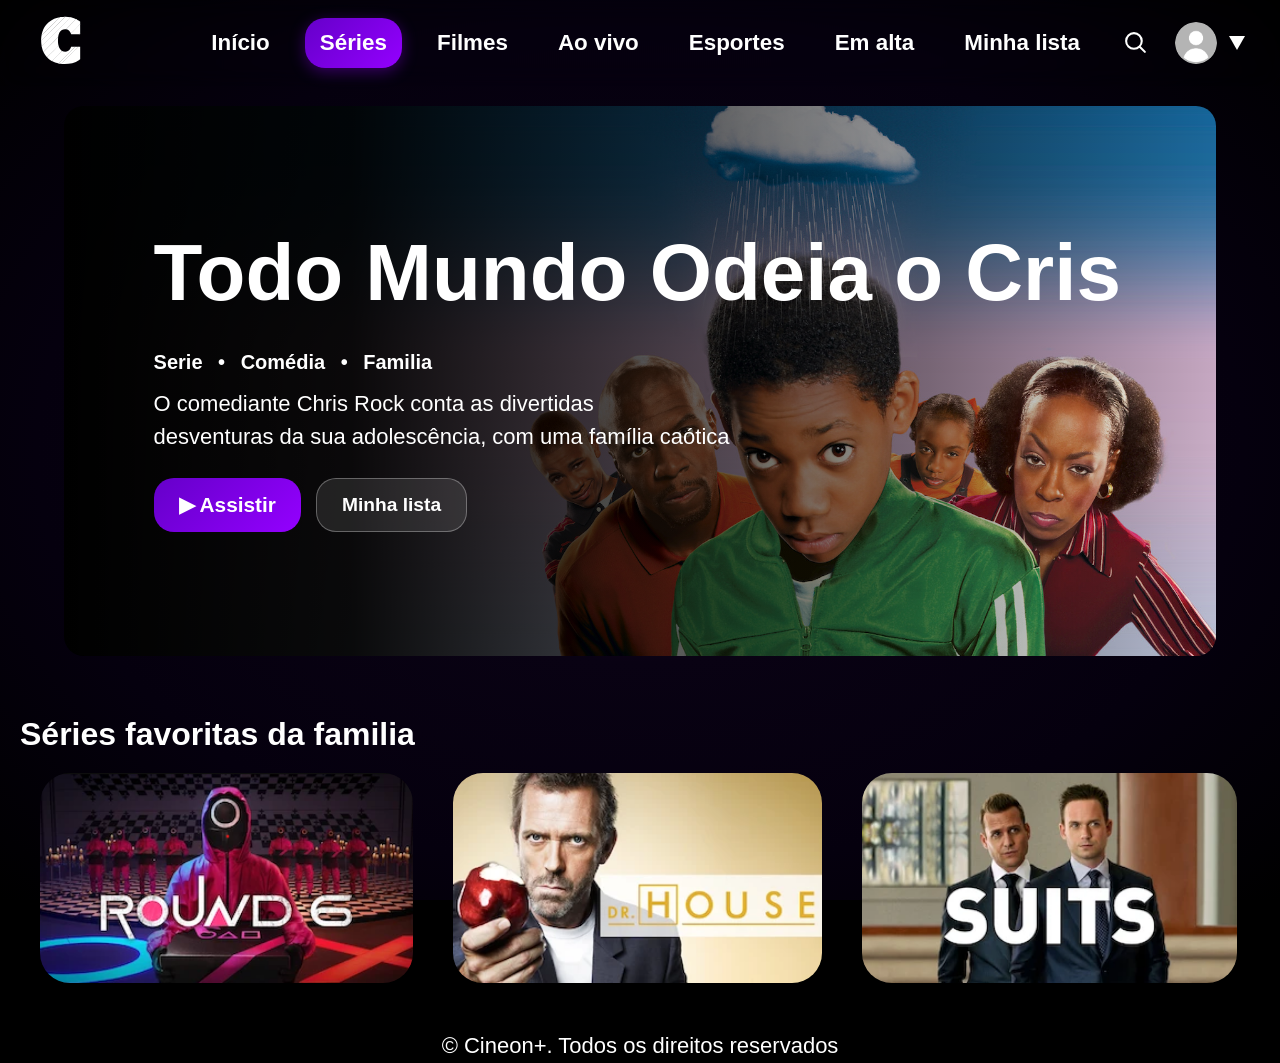
<file: series.html>
<!doctype html>
<html lang="pt-BR">
  <head>
    <meta charset="UTF-8" />
    <meta name="viewport" content="width=device-width, initial-scale=1.0" />
    <title>Cineon+</title>
    <link rel="stylesheet" href="./css/styleseries.css" />
    <script src="./js/script.js"></script>
    <link rel="icon" type="" href="./assets/C_LOGO.png"/>
  </head>

  <body>
    <!--  BACKGROUND DEGRADÊ -->
    <div class="background_gradient_general"></div>


    <!-- Navbar -->
    <section class="main_section_all">
      <header class="navbar">
        
        <div class="logo">
          <a href="index.html">
            <img src="./assets/C_ANIMADO.svg" alt="logo" width="150px"/>
          </a>
        </div>

        <!-- Nav -->
        <nav class="menu">
            <a href="index.html">Início</a>
            <a href="series.html" class="active">Séries</a>
            <a href="filmes.html">Filmes</a>
            <a href="aovivo.html">Ao vivo</a>
            <a href="esportes.html">Esportes</a>
            <a href="emalta.html">Em alta</a>
            <a href="minhalista.html">Minha lista</a>

            <!-- Botão pesquisa -->
          <div class="search_box">
            <img src="./assets/search.svg" alt="input_seach_icon" class="search_icon"/>
          </div>

          <!-- Perfil -->
        <div class="perfil_container">
            <div class="perfil_botao">
                
                <label for="menu-pf" class="perfil_label">
                    <img class="foto-perfil" src="./assets/profile.png" alt="perfil"/>
                    <img class="seta" src="./assets/seta.svg" alt="seta" />
                </label>

                <input type="checkbox" name="menu-pf" id="menu-pf" class="menu-pf"/>
            </div>

            <!-- Dropdown -->
            <div class="dropdown">
                <a href="perfil.html">Gerenciar perfis</a>
                <a href="configuracoes.html">Configurações</a>
                <a href="ajuda.html">Ajuda</a>
                <hr>
                <a href="#">Sair</a>
            </div>
        </div>
        </nav>
      </header>

      <!-- <section class="main_content">
        <div class="titulo-geral">Pagina Inicial</div>
      </section> -->

      <!-- hero section -->
       <section class="hero">

        <div class="hero_content">

           <!-- titulo -->
            <h1>Todo Mundo Odeia o Cris</h1>

            
            <p class="tags">
              Serie • Comédia • Familia
            </p>
            
            <!-- descrição -->
             <p class="descrição">
              O comediante Chris Rock conta as divertidas <br>desventuras da sua adolescência, com uma família caótica
             </p>
             

             <!-- botões -->
              <div class="hero_buttons">
                <a href="https://www.youtube.com/watch?v=N2dx2M4L8T0" target="_blank" rel="noopener noreferrer">
                  <button class="btn_assistir" type="button">▶ Assistir</button>
                </a>
                <button class="btn_lista">Minha lista</button>
              </div>
        </div>
       </section>

      <!-- Carrossel -->
      <section>
        <div class="carrossel">
          
          <h1 class="titulo-categoria">
            Séries favoritas da familia
          </h1>

          <div class="janela-carrossel">

            <div class="container-carrossel">
              <img src="./assets/img/round6.png" alt="round6"/>
              <img src="./assets/img/drhouse.png" alt="drhouse"/>
              <img src="./assets/img/suits.png" alt="thewalkingdead"/>
              <img src="./assets/img/peaky.png" alt="peaky"/>
              <img src="./assets/img/stringer.png" alt="Stringer"/>
              <img src="./assets/img/sealteam.png" alt="sealteam"/>
              <img src="./assets/img/thewalkingdead.png" alt="thewalkingdead"/>
            </div>
          
          </div>
          
          <!-- botões de controle -->
          <div class="botoes-controle">
              <button class="botao-voltar"><</button>
              <button class="botao-avancar">></button>
          </div>
        
        </div>
        
      
      </section>
      
      <footer>
        <p>&copy; Cineon+. Todos os direitos reservados</p>
      </footer>
    
    </section>

</body>
</html>
</file>
<file: css/style.css>
/* variaveis globais */
   :root {
      /* COLORS */
      --background_color_1: #000000;
      --background_navbar_color: rgba(0, 0, 0, 0.541);
      --borderline_navbar_color: rgba(99, 0, 145, 0.541);
      --selection_color: rgba(121, 70, 168, 0.541);
      --main_section_max_size_width: 2160px;
   }

   ::selection {
      background: var(--selection_color);
   }
   
   /* ----------------------------------------------------------------- */
   
   /* configuração global */
   * {
      margin: 0;
      padding: 0;
      box-sizing: border-box;
      
      /* font global */
      font-family: "Inter", sans-serif;
      font-optical-sizing: auto;
      font-weight: 500;
      font-style: normal;
   }

   /* ----------------------------------------------------------------- */

   /* body */
   body {
      background: var(--background_color_1);
      
      color: white;
      min-width: 100vh;
      overflow-x: hidden;
   }

   /* ----------------------------------------------------------------- */

   /* FORÇAR SCROLL "NAO MEXA" */
   .space_test {
         width: 100%;
         height: 500px;
         background-color: royalblue;
   }

   /* ----------------------------------------------------------------- */

   /* background animado gradient */
   .background_gradient_general {
      z-index: 0; /* camada 0*/
      background: radial-gradient(#350231,#090213,#05000e,rgb(0, 0, 0));
      width: 100%;
      height: 100%;
      position: fixed; /* posição fixa*/
      transform: scale(1);
      overflow-x: hidden; /* ocultar overflow x 1*/
      overflow-y: hidden; /* ocultar overlow y*/
      animation: loop_background_gradient 5s ease-out infinite;
   }

   /* ----------------------------------------------------------------- */
   
   /* seção geral de todos os elementos .main_section_all */
   .main_section_all {
      z-index: 1; /* camada 1*/
      position: absolute;
      width: 100%;
      max-width: var(--main_section_max_size_width);
   }

   /* ----------------------------------------------------------------- */
   
   /* titulo geral */
   .titulo-geral {
      color: white;
      font-size: 2rem;
      font-weight: 700;
      text-align: center;
      width: fit-content;
      margin-bottom: 1px;
   }

   /* ----------------------------------------------------------------- */

   /* NAVBAR DO SITE START */

   .navbar {
      position: sticky;
      top: 0;
      z-index: 100;
      
      display: flex;
      align-items: center;
      justify-content: space-between;
      
      width: 100%;
      padding: 15px 35px;
      
      background: transparent;
      backdrop-filter: blur(12px);

      /* border-bottom: 1px solid rgba(255, 255, 255, 0.08); */
      
      transition: 
         background-color 0.4s ease, 
         backdrop-filter 0.4s ease, 
         border-color 0.4s ease;
   }

   .navbar.scrolled {
      background: rgba(0, 0, 0, 0.95);
      backdrop-filter: blur(12px);
      /* border-bottom: 1px solid rgba(255, 255, 255, 0.1); */
   }

   /* ----------------------------------------------------------------- */
   
   /* configuração da logotipo */
   .logo {
      display: flex;
      align-items: center;
      flex-shrink: 0;
   }

   .logo > img {
      display: block;
      width: 150px;
      height: auto;
   }

   /* ----------------------------------------------------------------- */
   
   /* seção menu */
   .menu {
      display: flex;
      align-items: center;
      gap: 20px;
   }

   .menu > a {
      color: white;
      text-decoration: none;
      
      font-size: 1.4rem; /* tamanho do texto */
      font-weight: 700; /* texto em negrito */

      padding: 12px 15px;
      border-radius: 20px;
      
      transition: 0.35s ease;
   }

   .menu > a:hover {
      background-color: rgba(255, 255, 255, 0.12)
   }

   .menu > a.active {
      background: linear-gradient(
         135deg,
         #6500c9,
         #9400ff
      );

      box-shadow: 0 4px 15px rgba(145, 0, 255, 0.35);
   }

   /* ----------------------------------------------------------------- */

   /* ícone de pesquisa */
   .search_box {
      display: flex;
      align-items: center;
      justify-content: center;
      
      width: 40px;
      height: 40px;

      border-radius: 50%;
      cursor: pointer;

      transition: 0.2s ease;
   }

   .search_box:hover {
      background-color: rgba(255, 255, 255, 0.12);
      transform: scale(1.1);
   }

   .search_box > input {
      width: 200px;
      height: 30px;
      padding: 5px;
      color: white;
      background-color: transparent;
      border: 2px solid white;
      border-radius: 5px;
   }

   .search_icon {
      width: 25px;
      height: 25px;
   }

   /* ----------------------------------------------------------------- */

   /* Perfil */

   .perfil-container {
      position: relative;

   }

   .perfil_botao {
      display: flex;
      align-items: center;
      gap: 10px;
      cursor: pointer;
   }

   .perfil_label {
      display: flex;
      align-items: center;
      gap: 10px;
      cursor: pointer;
   }

   /* ----------------------------------------------------------------- */

   /* ícone da foto de perfil */

   .foto-perfil {
      width: 40px;
      height: 40px;
      border-radius: 7px;
      object-fit: cover;
   }

   .perfil_botao .foto-perfil {
      width: 42px;
      height: 42px;
      border-radius: 50%;
      object-fit: cover;
      transition: 0.3s ease;
   }

   .perfil_botao .seta {
      width: 16px;
      height: 16px;
      transition: transform 0.3s ease;
   }
   
   .perfil_botao img{
      width: 45px;
      height: 45px;
      /* border-radius: 4px; */
   }
   
   .perfil_label {
      display: flex;
      align-items: center;
      gap: 12px;
      cursor: pointer;
   }
   
   .perfil_container:has(.menu-pf:checked) .dropdown {
      display: block;
      transform: translateY(10px) translateX(-10px);
   }
   
   .perfil_container:has(.menu-pf:checked) .seta {
      transform: rotate(180deg);
   }
   
   /* ----------------------------------------------------------------- */

   /* esconder checkbox */
   .menu-pf {
      display: none;
   }
   
   /* ----------------------------------------------------------------- */

   /* seção dropdown */

   .dropdown {
      position: absolute;
      right: 0;

      display: none;
      flex-direction: column;
      
      width: 200px;
      padding: 8px;

      background: rgba(34, 34, 34, 0.97);
      border-radius: 12px;

      box-shadow: 0 8px 25px rgba(0, 0, 0, 0.5);

      transform: translateY(-10px);

      transition: 0.3s ease;
   }
   
   .dropdown a {
      color: white;
      text-decoration: none;
      
      padding: 12px;
      border-radius: 8px;

      display: block;
      font-weight: 700;
      font-size: 1rem; /* tamanho do texto */
      transition: 0.25s ease;
   }

   .dropdown a:hover {
      background: rgba(107, 107, 107, 0.25);
   }

   /* ----------------------------------------------------------------- */
   
   /* icone seta do dropdown */
   .seta {
      width: 15px;
      height: 15px;
      transition: transform 0.3s ease;
   }

   .seta:hover {
      cursor: pointer;
      transform: scale(1.2);
   }

   /* ----------------------------------------------------------------- */
   
   /* footer */

   footer {
      position: absolute;
      bottom: 0;
      width: 100%;
      padding: 10px;
      
      font-size: 22px;
      text-align: center;
      height: 2.5rem;
      
      background-color: rgba(0, 0, 0, 0.37);
      color: white;
   }

   /* ----------------------------------------------------------------- */

   .main_content {
      width: 100%;
      display: flex;
      flex-direction: column;
      align-items: center;
      padding-top: 30px;
      margin-bottom: 2px;
   }

   /* ----------------------------------------------------------------- */

   /* Carrossel */
   .carrossel {
      position: relative;
      width: 100%;
      max-width: 1600px;
      padding: 20px;
      margin: 40px auto;
      overflow: visible;
      border-radius: 20px;
   }

   .titulo-categoria {
      color: rgb(255, 255, 255);
      font-size: 2rem;
      font-weight: 700;
      text-align: left;
      margin-bottom: 0px;
   }

   .janela-carrossel {
      width: 100%;
      overflow: hidden;
      border-radius: 20px;
   }

   .container-carrossel {
      display: flex;
      transition: transform 0.5s ease-in-out;
      transform: translateX(0);

   }

   .container-carrossel img {
      width: 90%;
      padding: 20px; 
      border-radius: 50px;
      height: 250px;
      object-fit: cover;
      display: block;

      /* transição */
      transition: transform 0.3s ease;
      cursor: pointer;

   }

   .container-carrossel img:hover {
      transform: scale(1.08);
   }

   /* Botões de controle do Carrossel */
   .botoes-controle {
         position: absolute;
         top: 55%;
         left: 0px;
         right: 0px;
         
         display: flex;
         justify-content: space-between;
         
         transform: translateY(-50%);
         pointer-events: none;
      }

   .botoes-controle button {
      width: 45px;
      height: 45px;
      
      border: none;
      font-size: 30px;
      font-weight: bold;
      
      pointer-events: all;
      cursor: pointer;
      
      display: flex;
      align-items: center;
      justify-content: center;
      
      border-radius: 50%;
      
      background: transparent; /* sem fundo */
      color: white;
      
      transition: 0.35s all;
   }

   .botoes-controle button:hover {
      transform: scale(1.3);
      opacity: 1;
   }

   .botao-voltar {
      margin-left: -35px;
   }

   .botao-avancar {
      margin-right: -35px;
   }

   /* ----------------------------------------------------------------- */

   /* seção hero */
   .hero {
      position: relative;
      
      display: flex;
      align-items: center;

      width: 90%;
      max-width: 2000px;
      margin: 20px auto;
      
      height: 550px;

      border-radius: 20px;
      overflow: hidden;

      background-image:
         linear-gradient(
            to right,
            #000000 0%,
            rgba(0, 0, 0, 0.95) 25%,
            rgba(2, 2, 2, 0.4) 75%,
            transparent 100%
        ),
        url("../assets/img/velozes_e_furiosos_9.jpg");
      
        background-size: cover;
        background-position: center;

        padding: 0 7%;
        box-sizing: border-box;
   }

   /* titulo hero */
   .hero_content h1 {
      font-size: 5rem;
      font-weight: 900;

      line-height: 1.1;

      margin-bottom: 20px;
   }

   /* descrição hero */
   .hero_content p {
      font-size: 1.8rem;
      line-height: 2.5;

      color: #ffffff;

      margin-bottom: 25px;
   }

   .hero_content .tags {
      font-size: 20px;
      font-weight: 700;
      word-spacing: 10px;

   }

   .hero_content .descrição {
      font-size: 25px;
      color: rgb(255, 255, 255);
      margin-top: -25px;
   }

   /* hero buttons */
   .hero_buttons {
      display: flex;
      align-items: center;
      gap:  15px;
   }

   /* botao assistir */
   .btn_assistir {
      background: linear-gradient(135deg, #6500c9, #9400ff);
      color: white;

      border: none;
      border-radius: 20px;

      padding: 15px 25px;

      font-size: 1.3rem;
      font-weight: 700;

      cursor: pointer;

      transition: 0.5s ease;
   }

   .btn_assistir:hover {
      transform: scale(1.1);
      box-shadow: 0 0 20 rgba(145, 0, 255, 0.5);
   }

   .btn_lista {
      background: rgba(255, 255, 255, 0.1);

      color: white;

      border: 1px solid rgba(255, 255, 255, 0.3);
      border-radius: 20px;

      padding: 15px 25px;

      font-size: 1.2rem;
      font-weight: 700;

      cursor: pointer;

      transition: 0.5s ease;
   }

   .btn_lista:hover {
      background: rgba(255, 255, 255, 0.2);
      transform: scale(1.05);
   }

   /* KEYFRAMES DE ANIMAÇÃO DO SITE START */
   /* ANIMAÇÃO DO BACKGROUND GRADIENT */
   @keyframes loop_background_gradient {
      /* estagios da animação */
      0% {
         transform: scale(1);
      }
      50% {
         transform: scale(2);
      }
      100% {
         transform: scale(1);
      }
   }

   /* KEYFRAMES DE ANIMAÇÃO DO SITE END */
</file>
<file: css/style.ajuda.css>
/* variaveis globais */
   :root {
      /* COLORS */
      --background_color_1: #000000;
      --background_navbar_color: rgba(0, 0, 0, 0.541);
      --borderline_navbar_color: rgba(99, 0, 145, 0.541);
      --selection_color: rgba(121, 70, 168, 0.541);
      --main_section_max_size_width: 2160px;
   }

   ::selection {
      background: var(--selection_color);
   }
   
   /* ----------------------------------------------------------------- */
   
   /* configuração global */
   * {
      margin: 0;
      padding: 0;
      box-sizing: border-box;
      
      /* font global */
      font-family: "Inter", sans-serif;
      font-optical-sizing: auto;
      font-weight: 500;
      font-style: normal;
   }

   /* ----------------------------------------------------------------- */

   /* body */
   body {
      background: var(--background_color_1);
      
      color: white;
      min-width: 100vh;
      overflow-x: hidden;
   }

   /* ----------------------------------------------------------------- */

   /* FORÇAR SCROLL "NAO MEXA" */
   .space_test {
         width: 100%;
         height: 500px;
         background-color: royalblue;
   }

   /* ----------------------------------------------------------------- */

   /* background animado gradient */
   .background_gradient_general {
      z-index: 0; /* camada 0*/
      background: radial-gradient(#350231,#090213,#05000e,rgb(0, 0, 0));
      width: 100%;
      height: 100%;
      position: fixed; /* posição fixa*/
      transform: scale(1);
      overflow-x: hidden; /* ocultar overflow x 1*/
      overflow-y: hidden; /* ocultar overlow y*/
      animation: loop_background_gradient 5s ease-out infinite;
   }

   /* ----------------------------------------------------------------- */
   
   /* seção geral de todos os elementos .main_section_all */
   .main_section_all {
      z-index: 1; /* camada 1*/
      position: absolute;
      width: 100%;
      max-width: var(--main_section_max_size_width);
   }

   /* ----------------------------------------------------------------- */
   
   /* titulo geral */
   .titulo-geral {
      color: white;
      font-size: 2rem;
      font-weight: 700;
      text-align: center;
      width: fit-content;
      margin-bottom: 1px;
   }

   /* ----------------------------------------------------------------- */

   /* NAVBAR DO SITE START */

   .navbar {
      position: sticky;
      top: 0;
      z-index: 100;
      
      display: flex;
      align-items: center;
      justify-content: space-between;
      
      width: 100%;
      padding: 15px 35px;
      
      background: transparent;
      backdrop-filter: blur(12px);

      /* border-bottom: 1px solid rgba(255, 255, 255, 0.08); */
      
      transition: 
         background-color 0.4s ease, 
         backdrop-filter 0.4s ease, 
         border-color 0.4s ease;
   }

   .navbar.scrolled {
      background: rgba(0, 0, 0, 0.95);
      backdrop-filter: blur(12px);
      /* border-bottom: 1px solid rgba(255, 255, 255, 0.1); */
   }

   /* ----------------------------------------------------------------- */
   
   /* configuração da logotipo */
   .logo {
      display: flex;
      align-items: center;
      flex-shrink: 0;
   }

   .logo > img {
      display: block;
      width: 150px;
      height: auto;
   }

   /* ----------------------------------------------------------------- */
   
   /* seção menu */
   .menu {
      display: flex;
      align-items: center;
      gap: 20px;
   }

   .menu > a {
      color: white;
      text-decoration: none;
      
      font-size: 1.4rem; /* tamanho do texto */
      font-weight: 700; /* texto em negrito */

      padding: 12px 15px;
      border-radius: 20px;
      
      transition: 0.35s ease;
   }

   .menu > a:hover {
      background-color: rgba(255, 255, 255, 0.12)
   }

   .menu > a.active {
      background: linear-gradient(
         135deg,
         #6500c9,
         #9400ff
      );

      box-shadow: 0 4px 15px rgba(145, 0, 255, 0.35);
   }

   /* ----------------------------------------------------------------- */

   /* ícone de pesquisa */
   .search_box {
      display: flex;
      align-items: center;
      justify-content: center;
      
      width: 40px;
      height: 40px;

      border-radius: 50%;
      cursor: pointer;

      transition: 0.2s ease;
   }

   .search_box:hover {
      background-color: rgba(255, 255, 255, 0.12);
      transform: scale(1.1);
   }

   .search_box > input {
      width: 200px;
      height: 30px;
      padding: 5px;
      color: white;
      background-color: transparent;
      border: 2px solid white;
      border-radius: 5px;
   }

   .search_icon {
      width: 25px;
      height: 25px;
   }

   /* ----------------------------------------------------------------- */

   /* Perfil */

   .perfil-container {
      position: relative;

   }

   .perfil_botao {
      display: flex;
      align-items: center;
      gap: 10px;
      cursor: pointer;
   }

   .perfil_label {
      display: flex;
      align-items: center;
      gap: 10px;
      cursor: pointer;
   }

   /* ----------------------------------------------------------------- */

   /* ícone da foto de perfil */

   .foto-perfil {
      width: 40px;
      height: 40px;
      border-radius: 7px;
      object-fit: cover;
   }

   .perfil_botao .foto-perfil {
      width: 42px;
      height: 42px;
      border-radius: 50%;
      object-fit: cover;
      transition: 0.3s ease;
   }

   .perfil_botao .seta {
      width: 16px;
      height: 16px;
      transition: transform 0.3s ease;
   }
   
   .perfil_botao img{
      width: 45px;
      height: 45px;
      /* border-radius: 4px; */
   }
   
   .perfil_label {
      display: flex;
      align-items: center;
      gap: 12px;
      cursor: pointer;
   }
   
   .perfil_container:has(.menu-pf:checked) .dropdown {
      display: block;
      transform: translateY(10px) translateX(-10px);
   }
   
   .perfil_container:has(.menu-pf:checked) .seta {
      transform: rotate(180deg);
   }
   
   /* ----------------------------------------------------------------- */

   /* esconder checkbox */
   .menu-pf {
      display: none;
   }
   
   /* ----------------------------------------------------------------- */

   /* seção dropdown */

   .dropdown {
      position: absolute;
      right: 0;

      display: none;
      flex-direction: column;
      
      width: 200px;
      padding: 8px;

      background: rgba(34, 34, 34, 0.97);
      border-radius: 12px;

      box-shadow: 0 8px 25px rgba(0, 0, 0, 0.5);

      transform: translateY(-10px);

      transition: 0.3s ease;
   }
   
   .dropdown a {
      color: white;
      text-decoration: none;
      
      padding: 12px;
      border-radius: 8px;

      display: block;
      font-weight: 700;
      font-size: 1rem; /* tamanho do texto */
      transition: 0.25s ease;
   }

   .dropdown a:hover {
      background: rgba(107, 107, 107, 0.25);
   }

   /* ----------------------------------------------------------------- */
   
   /* icone seta do dropdown */
   .seta {
      width: 15px;
      height: 15px;
      transition: transform 0.3s ease;
   }

   .seta:hover {
      cursor: pointer;
      transform: scale(1.2);
   }

   /* ----------------------------------------------------------------- */
   
   /* footer */

   footer {
      position: absolute;
      bottom: 0;
      width: 100%;
      padding: 10px;
      
      font-size: 22px;
      text-align: center;
      height: 2.5rem;
      
      background-color: rgba(0, 0, 0, 0.37);
      color: white;
   }

   /* ----------------------------------------------------------------- */

   .main_content {
      width: 100%;
      display: flex;
      flex-direction: column;
      align-items: center;
      padding-top: 30px;
      margin-bottom: 2px;
   }

   /* ----------------------------------------------------------------- */

   .central-ajuda {
    position: relative;
    z-index: 0;

    width: 100%;
    min-height: calc(100vh - 75px);

    display: flex;
    justify-content: center;
    align-items: center;

    padding: 30px 30px;
   }

   .conteudo-ajuda {
    width: 90%;
    max-width: 590px;

    text-align: center;

    margin-top: -110px;
    }

    .conteudo-ajuda h1 {
    color: #ffffff;

    font-size: 36px;
    font-weight: 750;

    margin-bottom: 24px;
    }

    /* barra de pesquisa */

    .campo-pesquisa {
    display: flex;
    align-items: center;

    width: 100%;
    height: 54px;

    padding: 2px;

    border-radius: 5px;

    background: white;

    box-shadow: 0 4px 12px rgba(101, 0, 201, 0.12);

    transition: 0.3s ease;
    }

    .campo-pesquisa:focus-within {
    box-shadow: 0 4px 18px rgba(145, 0, 255, 0.25);
    }

    .icone-pesquisa {
    display: flex;
    align-items: center;
    justify-content: center;

    height: 100%;

    padding: 0 20px;

    color: #555555;
    font-size: 30px;

    background: #ffffff;
    }

    /* campo de pesquisa */

    .campo-pesquisa input {
    width: 100%;
    height: 100%;

    padding: 0 12px;

    border: none;
    outline: none;

    border-radius: 3px;

    background: #ffffff;

    color: #222222;
    font-size: 17px;
    font-weight: 300;
}

    .campo-pesquisa input::placeholder {
        color: #555555;
        opacity: 1;
    }


   
   /* ANIMAÇÃO DO BACKGROUND GRADIENT */
   @keyframes loop_background_gradient {
      /* estagios da animação */
      0% {
         transform: scale(1);
      }
      50% {
         transform: scale(2);
      }
      100% {
         transform: scale(1);
      }
   }
</file>
<file: css/styleaovivo.css>
/* variaveis globais */
   :root {
      /* COLORS */
      --background_color_1: #000000;
      --background_navbar_color: #0000008a;
      --borderline_navbar_color: rgba(99, 0, 145, 0.541);
      --selection_color: rgba(121, 70, 168, 0.541);
      --main_section_max_size_width: 2160px;
   }

   ::selection {
      background: var(--selection_color);
   }
   
   /* ----------------------------------------------------------------- */
   
   /* configuração global */
   * {
      margin: 0;
      padding: 0;
      box-sizing: border-box;
      
      /* font global */
      font-family: "Inter", sans-serif;
      font-optical-sizing: auto;
      font-weight: 500;
      font-style: normal;
   }

   /* ----------------------------------------------------------------- */

   /* body */
   body {
      background: var(--background_color_1);
      
      color: white;
      min-width: 100vh;
      overflow-x: hidden;
   }

   /* ----------------------------------------------------------------- */

   /* FORÇAR SCROLL "NAO MEXA" */
   .space_test {
         width: 100%;
         height: 500px;
         background-color: royalblue;
   }

   /* ----------------------------------------------------------------- */

   /* background animado gradient */
   .background_gradient_general {
      z-index: 0; /* camada 0*/
      background: radial-gradient(#350231,#090213,#05000e,rgb(0, 0, 0));
      width: 100%;
      height: 100%;
      position: fixed; /* posição fixa*/
      transform: scale(1);
      overflow-x: hidden; /* ocultar overflow x 1*/
      overflow-y: hidden; /* ocultar overlow y*/
      animation: loop_background_gradient 5s ease-out infinite;
   }

   /* ----------------------------------------------------------------- */
   
   /* seção geral de todos os elementos .main_section_all */
   .main_section_all {
      z-index: 1; /* camada 1*/
      position: absolute;
      width: 100%;
      max-width: var(--main_section_max_size_width);
   }

   /* ----------------------------------------------------------------- */
   
   /* titulo geral */
   .titulo-geral {
      color: white;
      font-size: 2rem;
      font-weight: 700;
      text-align: center;
      width: fit-content;
      margin-bottom: 1px;
   }

   /* ----------------------------------------------------------------- */

   /* NAVBAR DO SITE START */

   .navbar {
      position: sticky;
      top: 0;
      z-index: 100;
      
      display: flex;
      align-items: center;
      justify-content: space-between;
      
      width: 100%;
      padding: 15px 35px;
      
      background: transparent;
      backdrop-filter: blur(12px);

      /* border-bottom: 1px solid rgba(255, 255, 255, 0.08); */
      
      transition: 
         background-color 0.4s ease, 
         backdrop-filter 0.4s ease, 
         border-color 0.4s ease;
   }

   .navbar.scrolled {
      background: rgba(0, 0, 0, 0.95);
      backdrop-filter: blur(12px);
      /* border-bottom: 1px solid rgba(255, 255, 255, 0.1); */
   }

   /* ----------------------------------------------------------------- */
   
   /* configuração da logotipo */
   .logo {
      display: flex;
      align-items: center;
      flex-shrink: 0;
   }

   .logo > img {
      display: block;
      width: 150px;
      height: auto;
   }

   /* ----------------------------------------------------------------- */
   
   /* seção menu */
   .menu {
      display: flex;
      align-items: center;
      gap: 20px;
   }

   .menu > a {
      color: white;
      text-decoration: none;
      
      font-size: 1.4rem; /* tamanho do texto */
      font-weight: 700; /* texto em negrito */

      padding: 12px 15px;
      border-radius: 20px;
      
      transition: 0.35s ease;
   }

   .menu > a:hover {
      background-color: rgba(255, 255, 255, 0.12)
   }

   .menu > a.active {
      background: linear-gradient(
         135deg,
         #6500c9,
         #9400ff
      );

      box-shadow: 0 4px 15px rgba(145, 0, 255, 0.35);
   }

   /* ----------------------------------------------------------------- */

   /* ícone de pesquisa */
   .search_box {
      display: flex;
      align-items: center;
      justify-content: center;
      
      width: 40px;
      height: 40px;

      border-radius: 50%;
      cursor: pointer;

      transition: 0.2s ease;
   }

   .search_box:hover {
      background-color: rgba(255, 255, 255, 0.12);
      transform: scale(1.1);
   }

   .search_box > input {
      width: 200px;
      height: 30px;
      padding: 5px;
      color: white;
      background-color: transparent;
      border: 2px solid white;
      border-radius: 5px;
   }

   .search_icon {
      width: 25px;
      height: 25px;
   }

   /* ----------------------------------------------------------------- */

   /* Perfil */

   .perfil-container {
      position: relative;

   }

   .perfil_botao {
      display: flex;
      align-items: center;
      gap: 10px;
      cursor: pointer;
   }

   .perfil_label {
      display: flex;
      align-items: center;
      gap: 10px;
      cursor: pointer;
   }

   /* ----------------------------------------------------------------- */

   /* ícone da foto de perfil */

   .foto-perfil {
      width: 40px;
      height: 40px;
      border-radius: 7px;
      object-fit: cover;
   }

   .perfil_botao .foto-perfil {
      width: 42px;
      height: 42px;
      border-radius: 50%;
      object-fit: cover;
      transition: 0.3s ease;
   }

   .perfil_botao .seta {
      width: 16px;
      height: 16px;
      transition: transform 0.3s ease;
   }
   
   .perfil_botao img{
      width: 45px;
      height: 45px;
      /* border-radius: 4px; */
   }
   
   .perfil_label {
      display: flex;
      align-items: center;
      gap: 12px;
      cursor: pointer;
   }
   
   .perfil_container:has(.menu-pf:checked) .dropdown {
      display: block;
      transform: translateY(10px) translateX(-10px);
   }
   
   .perfil_container:has(.menu-pf:checked) .seta {
      transform: rotate(180deg);
   }
   
   /* ----------------------------------------------------------------- */

   /* esconder checkbox */
   .menu-pf {
      display: none;
   }
   
   /* ----------------------------------------------------------------- */

   /* seção dropdown */

   .dropdown {
      position: absolute;
      right: 0;

      display: none;
      flex-direction: column;
      
      width: 200px;
      padding: 8px;

      background: rgba(34, 34, 34, 0.97);
      border-radius: 12px;

      box-shadow: 0 8px 25px rgba(0, 0, 0, 0.5);

      transform: translateY(-10px);

      transition: 0.3s ease;
   }
   
   .dropdown a {
      color: white;
      text-decoration: none;
      
      padding: 12px;
      border-radius: 8px;

      display: block;
      font-weight: 700;
      font-size: 1rem; /* tamanho do texto */
      transition: 0.25s ease;
   }

   .dropdown a:hover {
      background: rgba(107, 107, 107, 0.25);
   }

   /* ----------------------------------------------------------------- */
   
   /* icone seta do dropdown */
   .seta {
      width: 15px;
      height: 15px;
      transition: transform 0.3s ease;
   }

   .seta:hover {
      cursor: pointer;
      transform: scale(1.2);
   }

   /* ----------------------------------------------------------------- */
   
   /* footer */

   footer {
      position: absolute;
      bottom: 0;
      width: 100%;
      padding: 10px;
      
      font-size: 22px;
      text-align: center;
      height: 2.5rem;
      
      background-color: rgba(0, 0, 0, 0.37);
      color: white;
   }

   /* ----------------------------------------------------------------- */

   .main_content {
      width: 100%;
      display: flex;
      flex-direction: column;
      align-items: center;
      padding-top: 30px;
      margin-bottom: 2px;
   }

   /* ----------------------------------------------------------------- */

   /* Carrossel */
   .carrossel {
      position: relative;
      width: 100%;
      max-width: 1600px;
      padding: 20px;
      margin: 40px auto;
      overflow: visible;
      border-radius: 20px;
   }

   .titulo-categoria {
      color: rgb(255, 255, 255);
      font-size: 2rem;
      font-weight: 700;
      text-align: left;
      margin-bottom: 0px;
   }

   .janela-carrossel {
      width: 100%;
      overflow: hidden;
      border-radius: 20px;
   }

   .container-carrossel {
      display: flex;
      transition: transform 0.5s ease-in-out;
      transform: translateX(0);

   }

   .container-carrossel img {
      width: 90%;
      padding: 20px; 
      border-radius: 50px;
      height: 250px;
      object-fit: cover;
      display: block;

      /* transição */
      transition: transform 0.3s ease;
      cursor: pointer;

   }

   .container-carrossel img:hover {
      transform: scale(1.08);
   }

   /* Botões de controle do Carrossel */
   .botoes-controle {
         position: absolute;
         top: 55%;
         left: 0px;
         right: 0px;
         
         display: flex;
         justify-content: space-between;
         
         transform: translateY(-50%);
         pointer-events: none;
      }

   .botoes-controle button {
      width: 45px;
      height: 45px;
      
      border: none;
      font-size: 30px;
      font-weight: bold;
      
      pointer-events: all;
      cursor: pointer;
      
      display: flex;
      align-items: center;
      justify-content: center;
      
      border-radius: 50%;
      
      background: transparent; /* sem fundo */
      color: white;
      
      transition: 0.35s all;
   }

   .botoes-controle button:hover {
      transform: scale(1.3);
      opacity: 1;
   }

   .botao-voltar {
      margin-left: -35px;
   }

   .botao-avancar {
      margin-right: -35px;
   }

   /* ----------------------------------------------------------------- */

   /* seção hero */
   .hero {
      position: relative;
      
      display: flex;
      align-items: center;

      width: 90%;
      max-width: 2000px;
      margin: 20px auto;
      
      height: 550px;

      border-radius: 20px;
      overflow: hidden;

      background-image:
         linear-gradient(
            to right,
            #000000 0%,
            rgba(0, 0, 0, 0.95) 25%,
            rgba(2, 2, 2, 0.4) 75%,
            transparent 100%
        ),
        url("../assets/img/elclassico.jpg");
      
        background-size: cover;
        background-position: center;

        padding: 0 7%;
        box-sizing: border-box;
   }

   /* titulo hero */
   .hero_content h1 {
      font-size: 3rem;
      font-weight: 900;

      line-height: 1.1;

      margin-bottom: 20px;
   }

   /* descrição hero */
   .hero_content p {
      font-size: 1.8rem;
      line-height: 1;

      color: #ffffff;

      margin-bottom: 25px;
   }

   .hero_content .tags {
      font-size: 20px;
      font-weight: 700;
      word-spacing: 10px;

   }

   .hero_content .descrição {
      font-size: 19px;
      color: rgb(255, 255, 255);
      margin-top: -25px;
      line-height: 1.5;
   }

   /* hero buttons */
   .hero_buttons {
      display: flex;
      align-items: center;
      gap:  15px;
   }

   /* botao assistir */
   .btn_assistir {
      background: linear-gradient(135deg, #c90000, #ff3300);
      color: white;

      border: none;
      border-radius: 20px;

      padding: 15px 25px;

      font-size: 1.3rem;
      font-weight: 700;

      cursor: pointer;

      transition: 0.5s ease;
   }

   .btn_assistir:hover {
      transform: scale(1.1);
      box-shadow: 0 0 20 rgba(145, 0, 255, 0.5);
   }

   .btn_lista {
      background: rgba(255, 255, 255, 0.1);

      color: white;

      border: 1px solid rgba(255, 255, 255, 0.3);
      border-radius: 20px;

      padding: 15px 25px;

      font-size: 1.2rem;
      font-weight: 700;

      cursor: pointer;

      transition: 0.5s ease;
   }

   .btn_lista:hover {
      background: rgba(255, 255, 255, 0.2);
      transform: scale(1.05);
   }

   /* KEYFRAMES DE ANIMAÇÃO DO SITE START */
   /* ANIMAÇÃO DO BACKGROUND GRADIENT */
   @keyframes loop_background_gradient {
      /* estagios da animação */
      0% {
         transform: scale(1);
      }
      50% {
         transform: scale(2);
      }
      100% {
         transform: scale(1);
      }
   }

   /* KEYFRAMES DE ANIMAÇÃO DO SITE END */
</file>
<file: css/styleesportes.css>
/* variaveis globais */
   :root {
      /* COLORS */
      --background_color_1: #000000;
      --background_navbar_color: #0000008a;
      --borderline_navbar_color: rgba(99, 0, 145, 0.541);
      --selection_color: rgba(121, 70, 168, 0.541);
      --main_section_max_size_width: 2160px;
   }

   ::selection {
      background: var(--selection_color);
   }
   
   /* ----------------------------------------------------------------- */
   
   /* configuração global */
   * {
      margin: 0;
      padding: 0;
      box-sizing: border-box;
      
      /* font global */
      font-family: "Inter", sans-serif;
      font-optical-sizing: auto;
      font-weight: 500;
      font-style: normal;
   }

   /* ----------------------------------------------------------------- */

   /* body */
   body {
      background: var(--background_color_1);
      
      color: white;
      min-width: 100vh;
      overflow-x: hidden;
   }

   /* ----------------------------------------------------------------- */

   /* FORÇAR SCROLL "NAO MEXA" */
   .space_test {
         width: 100%;
         height: 500px;
         background-color: royalblue;
   }

   /* ----------------------------------------------------------------- */

   /* background animado gradient */
   .background_gradient_general {
      z-index: 0; /* camada 0*/
      background: radial-gradient(#350231,#090213,#05000e,rgb(0, 0, 0));
      width: 100%;
      height: 100%;
      position: fixed; /* posição fixa*/
      transform: scale(1);
      overflow-x: hidden; /* ocultar overflow x 1*/
      overflow-y: hidden; /* ocultar overlow y*/
      animation: loop_background_gradient 5s ease-out infinite;
   }

   /* ----------------------------------------------------------------- */
   
   /* seção geral de todos os elementos .main_section_all */
   .main_section_all {
      z-index: 1; /* camada 1*/
      position: absolute;
      width: 100%;
      max-width: var(--main_section_max_size_width);
   }

   /* ----------------------------------------------------------------- */
   
   /* titulo geral */
   .titulo-geral {
      color: white;
      font-size: 2rem;
      font-weight: 700;
      text-align: center;
      width: fit-content;
      margin-bottom: 1px;
   }

   /* ----------------------------------------------------------------- */

   /* NAVBAR DO SITE START */

   .navbar {
      position: sticky;
      top: 0;
      z-index: 100;
      
      display: flex;
      align-items: center;
      justify-content: space-between;
      
      width: 100%;
      padding: 15px 35px;
      
      background: transparent;
      backdrop-filter: blur(12px);

      /* border-bottom: 1px solid rgba(255, 255, 255, 0.08); */
      
      transition: 
         background-color 0.4s ease, 
         backdrop-filter 0.4s ease, 
         border-color 0.4s ease;
   }

   .navbar.scrolled {
      background: rgba(0, 0, 0, 0.95);
      backdrop-filter: blur(12px);
      /* border-bottom: 1px solid rgba(255, 255, 255, 0.1); */
   }

   /* ----------------------------------------------------------------- */
   
   /* configuração da logotipo */
   .logo {
      display: flex;
      align-items: center;
      flex-shrink: 0;
   }

   .logo > img {
      display: block;
      width: 150px;
      height: auto;
   }

   /* ----------------------------------------------------------------- */
   
   /* seção menu */
   .menu {
      display: flex;
      align-items: center;
      gap: 20px;
   }

   .menu > a {
      color: white;
      text-decoration: none;
      
      font-size: 1.4rem; /* tamanho do texto */
      font-weight: 700; /* texto em negrito */

      padding: 12px 15px;
      border-radius: 20px;
      
      transition: 0.35s ease;
   }

   .menu > a:hover {
      background-color: rgba(255, 255, 255, 0.12)
   }

   .menu > a.active {
      background: linear-gradient(
         135deg,
         #6500c9,
         #9400ff
      );

      box-shadow: 0 4px 15px rgba(145, 0, 255, 0.35);
   }

   /* ----------------------------------------------------------------- */

   /* ícone de pesquisa */
   .search_box {
      display: flex;
      align-items: center;
      justify-content: center;
      
      width: 40px;
      height: 40px;

      border-radius: 50%;
      cursor: pointer;

      transition: 0.2s ease;
   }

   .search_box:hover {
      background-color: rgba(255, 255, 255, 0.12);
      transform: scale(1.1);
   }

   .search_box > input {
      width: 200px;
      height: 30px;
      padding: 5px;
      color: white;
      background-color: transparent;
      border: 2px solid white;
      border-radius: 5px;
   }

   .search_icon {
      width: 25px;
      height: 25px;
   }

   /* ----------------------------------------------------------------- */

   /* Perfil */

   .perfil-container {
      position: relative;

   }

   .perfil_botao {
      display: flex;
      align-items: center;
      gap: 10px;
      cursor: pointer;
   }

   .perfil_label {
      display: flex;
      align-items: center;
      gap: 10px;
      cursor: pointer;
   }

   /* ----------------------------------------------------------------- */

   /* ícone da foto de perfil */

   .foto-perfil {
      width: 40px;
      height: 40px;
      border-radius: 7px;
      object-fit: cover;
   }

   .perfil_botao .foto-perfil {
      width: 42px;
      height: 42px;
      border-radius: 50%;
      object-fit: cover;
      transition: 0.3s ease;
   }

   .perfil_botao .seta {
      width: 16px;
      height: 16px;
      transition: transform 0.3s ease;
   }
   
   .perfil_botao img{
      width: 45px;
      height: 45px;
      /* border-radius: 4px; */
   }
   
   .perfil_label {
      display: flex;
      align-items: center;
      gap: 12px;
      cursor: pointer;
   }
   
   .perfil_container:has(.menu-pf:checked) .dropdown {
      display: block;
      transform: translateY(10px) translateX(-10px);
   }
   
   .perfil_container:has(.menu-pf:checked) .seta {
      transform: rotate(180deg);
   }
   
   /* ----------------------------------------------------------------- */

   /* esconder checkbox */
   .menu-pf {
      display: none;
   }
   
   /* ----------------------------------------------------------------- */

   /* seção dropdown */

   .dropdown {
      position: absolute;
      right: 0;

      display: none;
      flex-direction: column;
      
      width: 200px;
      padding: 8px;

      background: rgba(34, 34, 34, 0.97);
      border-radius: 12px;

      box-shadow: 0 8px 25px rgba(0, 0, 0, 0.5);

      transform: translateY(-10px);

      transition: 0.3s ease;
   }
   
   .dropdown a {
      color: white;
      text-decoration: none;
      
      padding: 12px;
      border-radius: 8px;

      display: block;
      font-weight: 700;
      font-size: 1rem; /* tamanho do texto */
      transition: 0.25s ease;
   }

   .dropdown a:hover {
      background: rgba(107, 107, 107, 0.25);
   }

   /* ----------------------------------------------------------------- */
   
   /* icone seta do dropdown */
   .seta {
      width: 15px;
      height: 15px;
      transition: transform 0.3s ease;
   }

   .seta:hover {
      cursor: pointer;
      transform: scale(1.2);
   }

   /* ----------------------------------------------------------------- */
   
   /* footer */

   footer {
      position: absolute;
      bottom: 0;
      width: 100%;
      padding: 10px;
      
      font-size: 22px;
      text-align: center;
      height: 2.5rem;
      
      background-color: rgba(0, 0, 0, 0.37);
      color: white;
   }

   /* ----------------------------------------------------------------- */

   .main_content {
      width: 100%;
      display: flex;
      flex-direction: column;
      align-items: center;
      padding-top: 30px;
      margin-bottom: 2px;
   }

   /* ----------------------------------------------------------------- */

   /* Carrossel */
   .carrossel {
      position: relative;
      width: 100%;
      max-width: 1600px;
      padding: 20px;
      margin: 40px auto;
      overflow: visible;
      border-radius: 20px;
   }

   .titulo-categoria {
      color: rgb(255, 255, 255);
      font-size: 2rem;
      font-weight: 700;
      text-align: left;
      margin-bottom: 0px;
   }

   .janela-carrossel {
      width: 100%;
      overflow: hidden;
      border-radius: 20px;
   }

   .container-carrossel {
      display: flex;
      transition: transform 0.5s ease-in-out;
      transform: translateX(0);

   }

   .container-carrossel img {
      width: 90%;
      padding: 20px; 
      border-radius: 50px;
      height: 250px;
      object-fit: cover;
      display: block;

      /* transição */
      transition: transform 0.3s ease;
      cursor: pointer;

   }

   .container-carrossel img:hover {
      transform: scale(1.08);
   }

   /* Botões de controle do Carrossel */
   .botoes-controle {
         position: absolute;
         top: 55%;
         left: 0px;
         right: 0px;
         
         display: flex;
         justify-content: space-between;
         
         transform: translateY(-50%);
         pointer-events: none;
      }

   .botoes-controle button {
      width: 45px;
      height: 45px;
      
      border: none;
      font-size: 30px;
      font-weight: bold;
      
      pointer-events: all;
      cursor: pointer;
      
      display: flex;
      align-items: center;
      justify-content: center;
      
      border-radius: 50%;
      
      background: transparent; /* sem fundo */
      color: white;
      
      transition: 0.35s all;
   }

   .botoes-controle button:hover {
      transform: scale(1.3);
      opacity: 1;
   }

   .botao-voltar {
      margin-left: -35px;
   }

   .botao-avancar {
      margin-right: -35px;
   }

   /* ----------------------------------------------------------------- */

   /* seção hero */
   .hero {
      position: relative;
      
      display: flex;
      align-items: center;

      width: 90%;
      max-width: 2000px;
      margin: 20px auto;
      
      height: 550px;

      border-radius: 20px;
      overflow: hidden;

      background-image:
         linear-gradient(
            to right,
            #000000 0%,
            rgba(0, 0, 0, 0.95) 25%,
            rgba(2, 2, 2, 0.4) 75%,
            transparent 100%
        ),
        url("../assets/img/brasil2002.jpg");
      
        background-size: cover;
        background-position: center;

        padding: 0 7%;
        box-sizing: border-box;
   }

   /* titulo hero */
   .hero_content h1 {
      font-size: 2.6rem;
      font-weight: 900;

      line-height: 1.1;

      margin-bottom: 20px;
   }

   /* descrição hero */
   .hero_content p {
      font-size: 1.8rem;
      line-height: 1;

      color: #ffffff;

      margin-bottom: 25px;
   }

   .hero_content .tags {
      font-size: 20px;
      font-weight: 700;
      word-spacing: 10px;

   }

   .hero_content .descrição {
      font-size: 19px;
      color: rgb(255, 255, 255);
      margin-top: -25px;
      line-height: 1.5;
   }

   /* hero buttons */
   .hero_buttons {
      display: flex;
      align-items: center;
      gap:  15px;
   }

   /* botao assistir */
   .btn_assistir {
      background: linear-gradient(135deg, #6500c9, #9400ff);
      color: white;

      border: none;
      border-radius: 20px;

      padding: 15px 25px;

      font-size: 1.3rem;
      font-weight: 700;

      cursor: pointer;

      transition: 0.5s ease;
   }

   .btn_assistir:hover {
      transform: scale(1.1);
      box-shadow: 0 0 20 rgba(145, 0, 255, 0.5);
   }

   .btn_lista {
      background: rgba(255, 255, 255, 0.1);

      color: white;

      border: 1px solid rgba(255, 255, 255, 0.3);
      border-radius: 20px;

      padding: 15px 25px;

      font-size: 1.2rem;
      font-weight: 700;

      cursor: pointer;

      transition: 0.5s ease;
   }

   .btn_lista:hover {
      background: rgba(255, 255, 255, 0.2);
      transform: scale(1.05);
   }

   /* KEYFRAMES DE ANIMAÇÃO DO SITE START */
   /* ANIMAÇÃO DO BACKGROUND GRADIENT */
   @keyframes loop_background_gradient {
      /* estagios da animação */
      0% {
         transform: scale(1);
      }
      50% {
         transform: scale(2);
      }
      100% {
         transform: scale(1);
      }
   }

   /* KEYFRAMES DE ANIMAÇÃO DO SITE END */
</file>
<file: css/stylefilmes.css>
/* variaveis globais */
   :root {
      /* COLORS */
      --background_color_1: #000000;
      --background_navbar_color: rgba(0, 0, 0, 0.541);
      --borderline_navbar_color: rgba(99, 0, 145, 0.541);
      --selection_color: rgba(121, 70, 168, 0.541);
      --main_section_max_size_width: 2160px;
   }

   ::selection {
      background: var(--selection_color);
   }
   
   /* ----------------------------------------------------------------- */
   
   /* configuração global */
   * {
      margin: 0;
      padding: 0;
      box-sizing: border-box;
      
      /* font global */
      font-family: "Inter", sans-serif;
      font-optical-sizing: auto;
      font-weight: 500;
      font-style: normal;
   }

   /* ----------------------------------------------------------------- */

   /* body */
   body {
      background: var(--background_color_1);
      
      color: white;
      min-width: 100vh;
      overflow-x: hidden;
   }

   /* ----------------------------------------------------------------- */

   /* FORÇAR SCROLL "NAO MEXA" */
   .space_test {
         width: 100%;
         height: 500px;
         background-color: royalblue;
   }

   /* ----------------------------------------------------------------- */

   /* background animado gradient */
   .background_gradient_general {
      z-index: 0; /* camada 0*/
      background: radial-gradient(#350231,#090213,#05000e,rgb(0, 0, 0));
      width: 100%;
      height: 100%;
      position: fixed; /* posição fixa*/
      transform: scale(1);
      overflow-x: hidden; /* ocultar overflow x 1*/
      overflow-y: hidden; /* ocultar overlow y*/
      animation: loop_background_gradient 5s ease-out infinite;
   }

   /* ----------------------------------------------------------------- */
   
   /* seção geral de todos os elementos .main_section_all */
   .main_section_all {
      z-index: 1; /* camada 1*/
      position: absolute;
      width: 100%;
      max-width: var(--main_section_max_size_width);
   }

   /* ----------------------------------------------------------------- */
   
   /* titulo geral */
   .titulo-geral {
      color: white;
      font-size: 2rem;
      font-weight: 700;
      text-align: center;
      width: fit-content;
      margin-bottom: 1px;
   }

   /* ----------------------------------------------------------------- */

   /* NAVBAR DO SITE START */

   .navbar {
      position: sticky;
      top: 0;
      z-index: 100;
      
      display: flex;
      align-items: center;
      justify-content: space-between;
      
      width: 100%;
      padding: 15px 35px;
      
      background: transparent;
      backdrop-filter: blur(12px);

      /* border-bottom: 1px solid rgba(255, 255, 255, 0.08); */
      
      transition: 
         background-color 0.4s ease, 
         backdrop-filter 0.4s ease, 
         border-color 0.4s ease;
   }

   .navbar.scrolled {
      background: rgba(0, 0, 0, 0.95);
      backdrop-filter: blur(12px);
      /* border-bottom: 1px solid rgba(255, 255, 255, 0.1); */
   }

   /* ----------------------------------------------------------------- */
   
   /* configuração da logotipo */
   .logo {
      display: flex;
      align-items: center;
      flex-shrink: 0;
   }

   .logo > img {
      display: block;
      width: 150px;
      height: auto;
   }

   /* ----------------------------------------------------------------- */
   
   /* seção menu */
   .menu {
      display: flex;
      align-items: center;
      gap: 20px;
   }

   .menu > a {
      color: white;
      text-decoration: none;
      
      font-size: 1.4rem; /* tamanho do texto */
      font-weight: 700; /* texto em negrito */

      padding: 12px 15px;
      border-radius: 20px;
      
      transition: 0.35s ease;
   }

   .menu > a:hover {
      background-color: rgba(255, 255, 255, 0.12)
   }

   .menu > a.active {
      background: linear-gradient(
         135deg,
         #6500c9,
         #9400ff
      );

      box-shadow: 0 4px 15px rgba(145, 0, 255, 0.35);
   }

   /* ----------------------------------------------------------------- */

   /* ícone de pesquisa */
   .search_box {
      display: flex;
      align-items: center;
      justify-content: center;
      
      width: 40px;
      height: 40px;

      border-radius: 50%;
      cursor: pointer;

      transition: 0.2s ease;
   }

   .search_box:hover {
      background-color: rgba(255, 255, 255, 0.12);
      transform: scale(1.1);
   }

   .search_box > input {
      width: 200px;
      height: 30px;
      padding: 5px;
      color: white;
      background-color: transparent;
      border: 2px solid white;
      border-radius: 5px;
   }

   .search_icon {
      width: 25px;
      height: 25px;
   }

   /* ----------------------------------------------------------------- */

   /* Perfil */

   .perfil-container {
      position: relative;

   }

   .perfil_botao {
      display: flex;
      align-items: center;
      gap: 10px;
      cursor: pointer;
   }

   .perfil_label {
      display: flex;
      align-items: center;
      gap: 10px;
      cursor: pointer;
   }

   /* ----------------------------------------------------------------- */

   /* ícone da foto de perfil */

   .foto-perfil {
      width: 40px;
      height: 40px;
      border-radius: 7px;
      object-fit: cover;
   }

   .perfil_botao .foto-perfil {
      width: 42px;
      height: 42px;
      border-radius: 50%;
      object-fit: cover;
      transition: 0.3s ease;
   }

   .perfil_botao .seta {
      width: 16px;
      height: 16px;
      transition: transform 0.3s ease;
   }
   
   .perfil_botao img{
      width: 45px;
      height: 45px;
      /* border-radius: 4px; */
   }
   
   .perfil_label {
      display: flex;
      align-items: center;
      gap: 12px;
      cursor: pointer;
   }
   
   .perfil_container:has(.menu-pf:checked) .dropdown {
      display: block;
      transform: translateY(10px) translateX(-10px);
   }
   
   .perfil_container:has(.menu-pf:checked) .seta {
      transform: rotate(180deg);
   }
   
   /* ----------------------------------------------------------------- */

   /* esconder checkbox */
   .menu-pf {
      display: none;
   }
   
   /* ----------------------------------------------------------------- */

   /* seção dropdown */

   .dropdown {
      position: absolute;
      right: 0;

      display: none;
      flex-direction: column;
      
      width: 200px;
      padding: 8px;

      background: rgba(34, 34, 34, 0.97);
      border-radius: 12px;

      box-shadow: 0 8px 25px rgba(0, 0, 0, 0.5);

      transform: translateY(-10px);

      transition: 0.3s ease;
   }
   
   .dropdown a {
      color: white;
      text-decoration: none;
      
      padding: 12px;
      border-radius: 8px;

      display: block;
      font-weight: 700;
      font-size: 1rem; /* tamanho do texto */
      transition: 0.25s ease;
   }

   .dropdown a:hover {
      background: rgba(107, 107, 107, 0.25);
   }

   /* ----------------------------------------------------------------- */
   
   /* icone seta do dropdown */
   .seta {
      width: 15px;
      height: 15px;
      transition: transform 0.3s ease;
   }

   .seta:hover {
      cursor: pointer;
      transform: scale(1.2);
   }

   /* ----------------------------------------------------------------- */
   
   /* footer */

   footer {
      position: absolute;
      bottom: 0;
      width: 100%;
      padding: 10px;
      
      font-size: 22px;
      text-align: center;
      height: 2.5rem;
      
      background-color: rgba(0, 0, 0, 0.37);
      color: white;
   }

   /* ----------------------------------------------------------------- */

   .main_content {
      width: 100%;
      display: flex;
      flex-direction: column;
      align-items: center;
      padding-top: 30px;
      margin-bottom: 2px;
   }

   /* ----------------------------------------------------------------- */

   /* Carrossel */
   .carrossel {
      position: relative;
      width: 100%;
      max-width: 1600px;
      padding: 20px;
      margin: 40px auto;
      overflow: visible;
      border-radius: 20px;
   }

   .titulo-categoria {
      color: rgb(255, 255, 255);
      font-size: 2rem;
      font-weight: 700;
      text-align: left;
      margin-bottom: 0px;
   }

   .janela-carrossel {
      width: 100%;
      overflow: hidden;
      border-radius: 20px;
   }

   .container-carrossel {
      display: flex;
      transition: transform 0.5s ease-in-out;
      transform: translateX(0);

   }

   .container-carrossel img {
      width: 90%;
      padding: 20px; 
      border-radius: 50px;
      height: 250px;
      object-fit: cover;
      display: block;

      /* transição */
      transition: transform 0.3s ease;
      cursor: pointer;

   }

   .container-carrossel img:hover {
      transform: scale(1.08);
   }

   /* Botões de controle do Carrossel */
   .botoes-controle {
         position: absolute;
         top: 55%;
         left: 0px;
         right: 0px;
         
         display: flex;
         justify-content: space-between;
         
         transform: translateY(-50%);
         pointer-events: none;
      }

   .botoes-controle button {
      width: 45px;
      height: 45px;
      
      border: none;
      font-size: 30px;
      font-weight: bold;
      
      pointer-events: all;
      cursor: pointer;
      
      display: flex;
      align-items: center;
      justify-content: center;
      
      border-radius: 50%;
      
      background: transparent; /* sem fundo */
      color: white;
      
      transition: 0.35s all;
   }

   .botoes-controle button:hover {
      transform: scale(1.3);
      opacity: 1;
   }

   .botao-voltar {
      margin-left: -35px;
   }

   .botao-avancar {
      margin-right: -35px;
   }

   /* ----------------------------------------------------------------- */

   /* seção hero */
   .hero {
      position: relative;
      
      display: flex;
      align-items: center;

      width: 90%;
      max-width: 2000px;
      margin: 20px auto;
      
      height: 550px;

      border-radius: 20px;
      overflow: hidden;

      background-image:
         linear-gradient(
            to right,
            #000000 0%,
            rgba(0, 0, 0, 0.95) 25%,
            rgba(2, 2, 2, 0.4) 75%,
            transparent 100%
        ),
        url("../assets/img/vingadoresultimato.jpg");
      
        background-size: cover;
        background-position: center;

        padding: 0 7%;
        box-sizing: border-box;
   }

   /* titulo hero */
   .hero_content h1 {
      font-size: 5rem;
      font-weight: 900;

      line-height: 1.1;

      margin-bottom: 20px;
   }

   /* descrição hero */
   .hero_content p {
      font-size: 1.8rem;
      line-height: 2.5;

      color: #ffffff;

      margin-bottom: 25px;
   }

   .hero_content .tags {
      font-size: 20px;
      font-weight: 700;
      word-spacing: 10px;

   }

   .hero_content .descrição {
      font-size: 19px;
      color: rgb(255, 255, 255);
      margin-top: -25px;
      line-height: 1.5;
   }

   /* hero buttons */
   .hero_buttons {
      display: flex;
      align-items: center;
      gap:  15px;
   }

   /* botao assistir */
   .btn_assistir {
      background: linear-gradient(135deg, #6500c9, #9400ff);
      color: white;

      border: none;
      border-radius: 20px;

      padding: 15px 25px;

      font-size: 1.3rem;
      font-weight: 700;

      cursor: pointer;

      transition: 0.5s ease;
   }

   .btn_assistir:hover {
      transform: scale(1.1);
      box-shadow: 0 0 20 rgba(145, 0, 255, 0.5);
   }

   .btn_lista {
      background: rgba(255, 255, 255, 0.1);

      color: white;

      border: 1px solid rgba(255, 255, 255, 0.3);
      border-radius: 20px;

      padding: 15px 25px;

      font-size: 1.2rem;
      font-weight: 700;

      cursor: pointer;

      transition: 0.5s ease;
   }

   .btn_lista:hover {
      background: rgba(255, 255, 255, 0.2);
      transform: scale(1.05);
   }

   /* KEYFRAMES DE ANIMAÇÃO DO SITE START */
   /* ANIMAÇÃO DO BACKGROUND GRADIENT */
   @keyframes loop_background_gradient {
      /* estagios da animação */
      0% {
         transform: scale(1);
      }
      50% {
         transform: scale(2);
      }
      100% {
         transform: scale(1);
      }
   }

   /* KEYFRAMES DE ANIMAÇÃO DO SITE END */
</file>
<file: css/minhalista.css>
/* variaveis globais */
   :root {
      /* COLORS */
      --background_color_1: #000000;
      --background_navbar_color: rgba(0, 0, 0, 0.541);
      --borderline_navbar_color: rgba(99, 0, 145, 0.541);
      --selection_color: rgba(121, 70, 168, 0.541);
      --main_section_max_size_width: 2160px;
   }

   ::selection {
      background: var(--selection_color);
   }
   
   /* ----------------------------------------------------------------- */
   
   /* configuração global */
   * {
      margin: 0;
      padding: 0;
      box-sizing: border-box;
      
      /* font global */
      font-family: "Inter", sans-serif;
      font-optical-sizing: auto;
      font-weight: 500;
      font-style: normal;
   }

   /* ----------------------------------------------------------------- */

   /* body */
   body {
      background: var(--background_color_1);
      
      color: white;
      min-width: 100vh;
      overflow-x: hidden;
   }

   /* ----------------------------------------------------------------- */

   /* FORÇAR SCROLL "NAO MEXA" */
   .space_test {
         width: 100%;
         height: 500px;
         background-color: royalblue;
   }

   /* ----------------------------------------------------------------- */

   /* background animado gradient */
   .background_gradient_general {
      z-index: 0; /* camada 0*/
      background: radial-gradient(#350231,#090213,#05000e,rgb(0, 0, 0));
      width: 100%;
      height: 100%;
      position: fixed; /* posição fixa*/
      transform: scale(1);
      overflow-x: hidden; /* ocultar overflow x 1*/
      overflow-y: hidden; /* ocultar overlow y*/
      animation: loop_background_gradient 5s ease-out infinite;
   }

   /* ----------------------------------------------------------------- */
   
   /* seção geral de todos os elementos .main_section_all */
   .main_section_all {
      z-index: 1; /* camada 1*/
      position: absolute;
      width: 100%;
      max-width: var(--main_section_max_size_width);
   }

   /* ----------------------------------------------------------------- */
   
   /* titulo geral */
   .titulo-geral {
      color: white;
      font-size: 2rem;
      font-weight: 700;
      text-align: center;
      width: fit-content;
      margin-bottom: 1px;
   }

   /* ----------------------------------------------------------------- */

   /* NAVBAR DO SITE START */

   .navbar {
      position: sticky;
      top: 0;
      z-index: 100;
      
      display: flex;
      align-items: center;
      justify-content: space-between;
      
      width: 100%;
      padding: 15px 35px;
      
      background: transparent;
      backdrop-filter: blur(12px);

      /* border-bottom: 1px solid rgba(255, 255, 255, 0.08); */
      
      transition: 
         background-color 0.4s ease, 
         backdrop-filter 0.4s ease, 
         border-color 0.4s ease;
   }

   .navbar.scrolled {
      background: rgba(0, 0, 0, 0.95);
      backdrop-filter: blur(12px);
      /* border-bottom: 1px solid rgba(255, 255, 255, 0.1); */
   }

   /* ----------------------------------------------------------------- */
   
   /* configuração da logotipo */
   .logo {
      display: flex;
      align-items: center;
      flex-shrink: 0;
   }

   .logo > img {
      display: block;
      width: 150px;
      height: auto;
   }

   /* ----------------------------------------------------------------- */
   
   /* seção menu */
   .menu {
      display: flex;
      align-items: center;
      gap: 20px;
   }

   .menu > a {
      color: white;
      text-decoration: none;
      
      font-size: 1.4rem; /* tamanho do texto */
      font-weight: 700; /* texto em negrito */

      padding: 12px 15px;
      border-radius: 20px;
      
      transition: 0.35s ease;
   }

   .menu > a:hover {
      background-color: rgba(255, 255, 255, 0.12)
   }

   .menu > a.active {
      background: linear-gradient(
         135deg,
         #6500c9,
         #9400ff
      );

      box-shadow: 0 4px 15px rgba(145, 0, 255, 0.35);
   }

   /* ----------------------------------------------------------------- */

   /* ícone de pesquisa */
   .search_box {
      display: flex;
      align-items: center;
      justify-content: center;
      
      width: 40px;
      height: 40px;

      border-radius: 50%;
      cursor: pointer;

      transition: 0.2s ease;
   }

   .search_box:hover {
      background-color: rgba(255, 255, 255, 0.12);
      transform: scale(1.1);
   }

   .search_box > input {
      width: 200px;
      height: 30px;
      padding: 5px;
      color: white;
      background-color: transparent;
      border: 2px solid white;
      border-radius: 5px;
   }

   .search_icon {
      width: 25px;
      height: 25px;
   }

   /* ----------------------------------------------------------------- */

   /* Perfil */

   .perfil-container {
      position: relative;

   }

   .perfil_botao {
      display: flex;
      align-items: center;
      gap: 10px;
      cursor: pointer;
   }

   .perfil_label {
      display: flex;
      align-items: center;
      gap: 10px;
      cursor: pointer;
   }

   /* ----------------------------------------------------------------- */

   /* ícone da foto de perfil */

   .foto-perfil {
      width: 40px;
      height: 40px;
      border-radius: 7px;
      object-fit: cover;
   }

   .perfil_botao .foto-perfil {
      width: 42px;
      height: 42px;
      border-radius: 50%;
      object-fit: cover;
      transition: 0.3s ease;
   }

   .perfil_botao .seta {
      width: 16px;
      height: 16px;
      transition: transform 0.3s ease;
   }
   
   .perfil_botao img{
      width: 45px;
      height: 45px;
      /* border-radius: 4px; */
   }
   
   .perfil_label {
      display: flex;
      align-items: center;
      gap: 12px;
      cursor: pointer;
   }
   
   .perfil_container:has(.menu-pf:checked) .dropdown {
      display: block;
      transform: translateY(10px) translateX(-10px);
   }
   
   .perfil_container:has(.menu-pf:checked) .seta {
      transform: rotate(180deg);
   }
   
   /* ----------------------------------------------------------------- */

   /* esconder checkbox */
   .menu-pf {
      display: none;
   }
   
   /* ----------------------------------------------------------------- */

   /* seção dropdown */

   .dropdown {
      position: absolute;
      right: 0;

      display: none;
      flex-direction: column;
      
      width: 200px;
      padding: 8px;

      background: rgba(34, 34, 34, 0.97);
      border-radius: 12px;

      box-shadow: 0 8px 25px rgba(0, 0, 0, 0.5);

      transform: translateY(-10px);

      transition: 0.3s ease;
   }
   
   .dropdown a {
      color: white;
      text-decoration: none;
      
      padding: 12px;
      border-radius: 8px;

      display: block;
      font-weight: 700;
      font-size: 1rem; /* tamanho do texto */
      transition: 0.25s ease;
   }

   .dropdown a:hover {
      background: rgba(107, 107, 107, 0.25);
   }

   /* ----------------------------------------------------------------- */
   
   /* icone seta do dropdown */
   .seta {
      width: 15px;
      height: 15px;
      transition: transform 0.3s ease;
   }

   .seta:hover {
      cursor: pointer;
      transform: scale(1.2);
   }

   /* ----------------------------------------------------------------- */
   
   /* footer */

   footer {
      position: absolute;
      bottom: 0;
      width: 100%;
      padding: 10px;
      
      font-size: 22px;
      text-align: center;
      height: 2.5rem;
      
      background-color: rgba(0, 0, 0, 0.37);
      color: white;
   }

   /* ----------------------------------------------------------------- */

   .main_content {
      width: 100%;
      display: flex;
      flex-direction: column;
      align-items: center;
      padding-top: 30px;
      margin-bottom: 2px;
   }

   /* ----------------------------------------------------------------- */

   /* Carrossel */
   .carrossel {
      position: relative;
      width: 100%;
      max-width: 1600px;
      padding: 20px;
      margin: 40px auto;
      overflow: visible;
      border-radius: 20px;
   }

   .titulo-categoria {
      color: rgb(255, 255, 255);
      font-size: 2rem;
      font-weight: 700;
      text-align: left;
      margin-bottom: 0px;
   }

   .janela-carrossel {
      width: 100%;
      overflow: hidden;
      border-radius: 20px;
   }

   .container-carrossel {
      display: flex;
      transition: transform 0.5s ease-in-out;
      transform: translateX(0);

   }

   .container-carrossel img {
      width: 90%;
      padding: 20px; 
      border-radius: 50px;
      height: 250px;
      object-fit: cover;
      display: block;

      /* transição */
      transition: transform 0.3s ease;
      cursor: pointer;

   }

   .container-carrossel img:hover {
      transform: scale(1.08);
   }

   /* Botões de controle do Carrossel */
   .botoes-controle {
         position: absolute;
         top: 55%;
         left: 0px;
         right: 0px;
         
         display: flex;
         justify-content: space-between;
         
         transform: translateY(-50%);
         pointer-events: none;
      }

   .botoes-controle button {
      width: 45px;
      height: 45px;
      
      border: none;
      font-size: 30px;
      font-weight: bold;
      
      pointer-events: all;
      cursor: pointer;
      
      display: flex;
      align-items: center;
      justify-content: center;
      
      border-radius: 50%;
      
      background: transparent; /* sem fundo */
      color: white;
      
      transition: 0.35s all;
   }

   .botoes-controle button:hover {
      transform: scale(1.3);
      opacity: 1;
   }

   .botao-voltar {
      margin-left: -35px;
   }

   .botao-avancar {
      margin-right: -35px;
   }

   /* ----------------------------------------------------------------- */

   /* seção hero */
   .hero {
      position: relative;
      
      display: flex;
      align-items: center;

      width: 90%;
      max-width: 2000px;
      margin: 20px auto;
      
      height: 550px;

      border-radius: 20px;
      overflow: hidden;

      background-image:
         linear-gradient(
            to right,
            #000000 0%,
            rgba(0, 0, 0, 0.95) 25%,
            rgba(2, 2, 2, 0.4) 75%,
            transparent 100%
        ),
        url("../assets/img/velozes_e_furiosos_9.jpg");
      
        background-size: cover;
        background-position: center;

        padding: 0 7%;
        box-sizing: border-box;
   }

   /* titulo hero */
   .hero_content h1 {
      font-size: 5rem;
      font-weight: 900;

      line-height: 1.1;

      margin-bottom: 20px;
   }

   /* descrição hero */
   .hero_content p {
      font-size: 1.8rem;
      line-height: 2.5;

      color: #ffffff;

      margin-bottom: 25px;
   }

   .hero_content .tags {
      font-size: 20px;
      font-weight: 700;
      word-spacing: 10px;

   }

   .hero_content .descrição {
      font-size: 25px;
      color: rgb(255, 255, 255);
      margin-top: -25px;
   }

   /* hero buttons */
   .hero_buttons {
      display: flex;
      align-items: center;
      gap:  15px;
   }

   /* botao assistir */
   .btn_assistir {
      background: linear-gradient(135deg, #6500c9, #9400ff);
      color: white;

      border: none;
      border-radius: 20px;

      padding: 15px 25px;

      font-size: 1.3rem;
      font-weight: 700;

      cursor: pointer;

      transition: 0.5s ease;
   }

   .btn_assistir:hover {
      transform: scale(1.1);
      box-shadow: 0 0 20 rgba(145, 0, 255, 0.5);
   }

   .btn_lista {
      background: rgba(255, 255, 255, 0.1);

      color: white;

      border: 1px solid rgba(255, 255, 255, 0.3);
      border-radius: 20px;

      padding: 15px 25px;

      font-size: 1.2rem;
      font-weight: 700;

      cursor: pointer;

      transition: 0.5s ease;
   }

   .btn_lista:hover {
      background: rgba(255, 255, 255, 0.2);
      transform: scale(1.05);
   }

   /* KEYFRAMES DE ANIMAÇÃO DO SITE START */
   /* ANIMAÇÃO DO BACKGROUND GRADIENT */
   @keyframes loop_background_gradient {
      /* estagios da animação */
      0% {
         transform: scale(1);
      }
      50% {
         transform: scale(2);
      }
      100% {
         transform: scale(1);
      }
   }

   /* KEYFRAMES DE ANIMAÇÃO DO SITE END */
</file>
<file: css/styleperfil.css>
/* variaveis globais */
   :root {
      /* COLORS */
      --background_color_1: #000000;
      --background_navbar_color: rgba(0, 0, 0, 0.541);
      --borderline_navbar_color: rgba(99, 0, 145, 0.541);
      --selection_color: rgba(121, 70, 168, 0.541);
      --main_section_max_size_width: 2160px;
   }

   ::selection {
      background: var(--selection_color);
   }
   
   /* ----------------------------------------------------------------- */
   
   /* configuração global */
   * {
      margin: 0;
      padding: 0;
      box-sizing: border-box;
      
      /* font global */
      font-family: "Inter", sans-serif;
      font-optical-sizing: auto;
      font-weight: 500;
      font-style: normal;
   }

   /* ----------------------------------------------------------------- */

   /* body */
   body {
      background: var(--background_color_1);
      
      color: white;
      min-width: 100vh;
      overflow-x: hidden;
   }

   /* ----------------------------------------------------------------- */

   /* FORÇAR SCROLL "NAO MEXA" */
   .space_test {
         width: 100%;
         height: 500px;
         background-color: royalblue;
   }

   /* ----------------------------------------------------------------- */

   /* background animado gradient */
   .background_gradient_general {
      z-index: 0; /* camada 0*/
      background: radial-gradient(#350231,#090213,#05000e,rgb(0, 0, 0));
      width: 100%;
      height: 100%;
      position: fixed; /* posição fixa*/
      transform: scale(1);
      overflow-x: hidden; /* ocultar overflow x 1*/
      overflow-y: hidden; /* ocultar overlow y*/
      animation: loop_background_gradient 5s ease-out infinite;
   }

   /* ----------------------------------------------------------------- */
   
   /* seção geral de todos os elementos .main_section_all */
   .main_section_all {
      z-index: 1; /* camada 1*/
      position: absolute;
      width: 100%;
      max-width: var(--main_section_max_size_width);
   }

   /* ----------------------------------------------------------------- */
   
   /* titulo geral */
   .titulo-geral {
      color: white;
      font-size: 2rem;
      font-weight: 700;
      text-align: center;
      width: fit-content;
      margin-bottom: 1px;
   }

   /* ----------------------------------------------------------------- */

   /* NAVBAR DO SITE START */

   .navbar {
      position: sticky;
      top: 0;
      z-index: 100;
      
      display: flex;
      align-items: center;
      justify-content: space-between;
      
      width: 100%;
      padding: 15px 35px;
      
      background: transparent;
      backdrop-filter: blur(12px);

      /* border-bottom: 1px solid rgba(255, 255, 255, 0.08); */
      
      transition: 
         background-color 0.4s ease, 
         backdrop-filter 0.4s ease, 
         border-color 0.4s ease;
   }

   .navbar.scrolled {
      background: rgba(0, 0, 0, 0.95);
      backdrop-filter: blur(12px);
      /* border-bottom: 1px solid rgba(255, 255, 255, 0.1); */
   }

   /* ----------------------------------------------------------------- */
   
   /* configuração da logotipo */
   .logo {
      display: flex;
      align-items: center;
      flex-shrink: 0;
   }

   .logo > img {
      display: block;
      width: 150px;
      height: auto;
   }

   /* ----------------------------------------------------------------- */
   
   /* seção menu */
   .menu {
      display: flex;
      align-items: center;
      gap: 20px;
   }

   .menu > a {
      color: white;
      text-decoration: none;
      
      font-size: 1.4rem; /* tamanho do texto */
      font-weight: 700; /* texto em negrito */

      padding: 12px 15px;
      border-radius: 20px;
      
      transition: 0.35s ease;
   }

   .menu > a:hover {
      background-color: rgba(255, 255, 255, 0.12)
   }

   .menu > a.active {
      background: linear-gradient(
         135deg,
         #6500c9,
         #9400ff
      );

      box-shadow: 0 4px 15px rgba(145, 0, 255, 0.35);
   }

   /* ----------------------------------------------------------------- */

   /* ícone de pesquisa */
   .search_box {
      display: flex;
      align-items: center;
      justify-content: center;
      
      width: 40px;
      height: 40px;

      border-radius: 50%;
      cursor: pointer;

      transition: 0.2s ease;
   }

   .search_box:hover {
      background-color: rgba(255, 255, 255, 0.12);
      transform: scale(1.1);
   }

   .search_box > input {
      width: 200px;
      height: 30px;
      padding: 5px;
      color: white;
      background-color: transparent;
      border: 2px solid white;
      border-radius: 5px;
   }

   .search_icon {
      width: 25px;
      height: 25px;
   }

   /* ----------------------------------------------------------------- */

   /* Perfil */

   .perfil-container {
      position: relative;

   }

   .perfil_botao {
      display: flex;
      align-items: center;
      gap: 10px;
      cursor: pointer;
   }

   .perfil_label {
      display: flex;
      align-items: center;
      gap: 10px;
      cursor: pointer;
   }

   /* ----------------------------------------------------------------- */

   /* ícone da foto de perfil */

   .foto-perfil {
      width: 40px;
      height: 40px;
      border-radius: 7px;
      object-fit: cover;
   }

   .perfil_botao .foto-perfil {
      width: 42px;
      height: 42px;
      border-radius: 50%;
      object-fit: cover;
      transition: 0.3s ease;
   }

   .perfil_botao .seta {
      width: 16px;
      height: 16px;
      transition: transform 0.3s ease;
   }
   
   .perfil_botao img{
      width: 45px;
      height: 45px;
      /* border-radius: 4px; */
   }
   
   .perfil_label {
      display: flex;
      align-items: center;
      gap: 12px;
      cursor: pointer;
   }
   
   .perfil_container:has(.menu-pf:checked) .dropdown {
      display: block;
      transform: translateY(10px) translateX(-10px);
   }
   
   .perfil_container:has(.menu-pf:checked) .seta {
      transform: rotate(180deg);
   }
   
   /* ----------------------------------------------------------------- */

   /* esconder checkbox */
   .menu-pf {
      display: none;
   }
   
   /* ----------------------------------------------------------------- */

   /* seção dropdown */

   .dropdown {
      position: absolute;
      right: 0;

      display: none;
      flex-direction: column;
      
      width: 200px;
      padding: 8px;

      background: rgba(34, 34, 34, 0.97);
      border-radius: 12px;

      box-shadow: 0 8px 25px rgba(0, 0, 0, 0.5);

      transform: translateY(-10px);

      transition: 0.3s ease;
   }
   
   .dropdown a {
      color: white;
      text-decoration: none;
      
      padding: 12px;
      border-radius: 8px;

      display: block;
      font-weight: 700;
      font-size: 1rem; /* tamanho do texto */
      transition: 0.25s ease;
   }

   .dropdown a:hover {
      background: rgba(107, 107, 107, 0.25);
   }

   /* ----------------------------------------------------------------- */
   
   /* icone seta do dropdown */
   .seta {
      width: 15px;
      height: 15px;
      transition: transform 0.3s ease;
   }

   .seta:hover {
      cursor: pointer;
      transform: scale(1.2);
   }

   /* ----------------------------------------------------------------- */
   
   /* footer */

   footer {
      position: absolute;
      bottom: 0;
      width: 100%;
      padding: 10px;
      
      font-size: 22px;
      text-align: center;
      height: 2.5rem;
      
      background-color: rgba(0, 0, 0, 0.37);
      color: white;
   }

   /* ----------------------------------------------------------------- */

   .main_content {
      width: 100%;
      /* min-height: calc(100vh - 80px); */
      
      display: flex;
      flex-direction: column;
      align-items: center;
      
      padding: 40px 20px;
   }

   .profile_content {
    display: flex;
    flex-direction: column;
    align-items: center;

    width: 100%;
    text-align: center;
}

    .profile_content h1 {
        color: white;
        font-size: 36px;
        font-weight: 700;

        margin-bottom: 55px;
    }

    .profiles {
        display: flex;
        justify-content: center;
        align-items: center;
        flex-wrap: wrap;

        gap: 35px;
    }

    .profile_card {
        display: flex;
        flex-direction: column;
        align-items: center;

        cursor: pointer;
        transition: 0.3s ease;
    }

    .profile_avatar {
        width: 145px;
        height: 145px;

        display: flex;
        justify-content: center;
        align-items: center;

        border-radius: 10px;
        overflow: hidden;

        transition: 0.3s ease;
    }

    .profile_avatar span {
        color: white;
        font-size: 65px;
        font-weight: 700;
        font-family: Arial, sans-serif;
    }

    .profile_card p {
        color: #fdfdfd;
        font-size: 25px;
        font-weight: 600;

        margin-top: 15px;
        transition: 0.3s ease;
    }

    .avatar_giovanni {
        background: linear-gradient(125deg, #6365fa, #110d36);
        border-radius: 85px;
    }
    .avatar_heitor {
        background: linear-gradient(145deg, #ff4800, #fcb86a);
        border-radius: 85px;

    }
    .avatar_joao {
        background: linear-gradient(145deg, #219c59, #00771049);
        border-radius: 85px;
    }
    .avatar_yasmin1 {
        background: linear-gradient(145deg, #cc4d04, #660411);
        border-radius: 85px;
    }
    .avatar_julio {
        background: linear-gradient(145deg, #8d8d8d, #000000);
        border-radius: 85px;
    }
    .avatar_yasmin2 {
        background:  #6f04e9;
        border-radius: 85px;
    }

   /* ----------------------------------------------------------------- */
   
   /* ANIMAÇÃO DO BACKGROUND GRADIENT */
   @keyframes loop_background_gradient {
      /* estagios da animação */
      0% {
         transform: scale(1);
      }
      50% {
         transform: scale(2);
      }
      100% {
         transform: scale(1);
      }
   }
</file>
<file: css/styleseries.css>
/* variaveis globais */
   :root {
      /* COLORS */
      --background_color_1: #000000;
      --background_navbar_color: rgba(0, 0, 0, 0.541);
      --borderline_navbar_color: rgba(99, 0, 145, 0.541);
      --selection_color: rgba(121, 70, 168, 0.541);
      --main_section_max_size_width: 2160px;
   }

   ::selection {
      background: var(--selection_color);
   }
   
   /* ----------------------------------------------------------------- */
   
   /* configuração global */
   * {
      margin: 0;
      padding: 0;
      box-sizing: border-box;
      
      /* font global */
      font-family: "Inter", sans-serif;
      font-optical-sizing: auto;
      font-weight: 500;
      font-style: normal;
   }

   /* ----------------------------------------------------------------- */

   /* body */
   body {
      background: var(--background_color_1);
      
      color: white;
      min-width: 100vh;
      overflow-x: hidden;
   }

   /* ----------------------------------------------------------------- */

   /* FORÇAR SCROLL "NAO MEXA" */
   .space_test {
         width: 100%;
         height: 500px;
         background-color: royalblue;
   }

   /* ----------------------------------------------------------------- */

   /* background animado gradient */
   .background_gradient_general {
      z-index: 0; /* camada 0*/
      background: radial-gradient(#350231,#090213,#05000e,rgb(0, 0, 0));
      width: 100%;
      height: 100%;
      position: fixed; /* posição fixa*/
      transform: scale(1);
      overflow-x: hidden; /* ocultar overflow x 1*/
      overflow-y: hidden; /* ocultar overlow y*/
      animation: loop_background_gradient 5s ease-out infinite;
   }

   /* ----------------------------------------------------------------- */
   
   /* seção geral de todos os elementos .main_section_all */
   .main_section_all {
      z-index: 1; /* camada 1*/
      position: absolute;
      width: 100%;
      max-width: var(--main_section_max_size_width);
   }

   /* ----------------------------------------------------------------- */
   
   /* titulo geral */
   .titulo-geral {
      color: white;
      font-size: 2rem;
      font-weight: 700;
      text-align: center;
      width: fit-content;
      margin-bottom: 1px;
   }

   /* ----------------------------------------------------------------- */

   /* NAVBAR DO SITE START */

   .navbar {
      position: sticky;
      top: 0;
      z-index: 100;
      
      display: flex;
      align-items: center;
      justify-content: space-between;
      
      width: 100%;
      padding: 15px 35px;
      
      background: transparent;
      backdrop-filter: blur(12px);

      /* border-bottom: 1px solid rgba(255, 255, 255, 0.08); */
      
      transition: 
         background-color 0.4s ease, 
         backdrop-filter 0.4s ease, 
         border-color 0.4s ease;
   }

   .navbar.scrolled {
      background: rgba(0, 0, 0, 0.95);
      backdrop-filter: blur(12px);
      /* border-bottom: 1px solid rgba(255, 255, 255, 0.1); */
   }

   /* ----------------------------------------------------------------- */
   
   /* configuração da logotipo */
   .logo {
      display: flex;
      align-items: center;
      flex-shrink: 0;
   }

   .logo > img {
      display: block;
      width: 150px;
      height: auto;
   }

   /* ----------------------------------------------------------------- */
   
   /* seção menu */
   .menu {
      display: flex;
      align-items: center;
      gap: 20px;
   }

   .menu > a {
      color: white;
      text-decoration: none;
      
      font-size: 1.4rem; /* tamanho do texto */
      font-weight: 700; /* texto em negrito */

      padding: 12px 15px;
      border-radius: 20px;
      
      transition: 0.35s ease;
   }

   .menu > a:hover {
      background-color: rgba(255, 255, 255, 0.12)
   }

   .menu > a.active {
      background: linear-gradient(
         135deg,
         #6500c9,
         #9400ff
      );

      box-shadow: 0 4px 15px rgba(145, 0, 255, 0.35);
   }

   /* ----------------------------------------------------------------- */

   /* ícone de pesquisa */
   .search_box {
      display: flex;
      align-items: center;
      justify-content: center;
      
      width: 40px;
      height: 40px;

      border-radius: 50%;
      cursor: pointer;

      transition: 0.2s ease;
   }

   .search_box:hover {
      background-color: rgba(255, 255, 255, 0.12);
      transform: scale(1.1);
   }

   .search_box > input {
      width: 200px;
      height: 30px;
      padding: 5px;
      color: white;
      background-color: transparent;
      border: 2px solid white;
      border-radius: 5px;
   }

   .search_icon {
      width: 25px;
      height: 25px;
   }

   /* ----------------------------------------------------------------- */

   /* Perfil */

   .perfil-container {
      position: relative;

   }

   .perfil_botao {
      display: flex;
      align-items: center;
      gap: 10px;
      cursor: pointer;
   }

   .perfil_label {
      display: flex;
      align-items: center;
      gap: 10px;
      cursor: pointer;
   }

   /* ----------------------------------------------------------------- */

   /* ícone da foto de perfil */

   .foto-perfil {
      width: 40px;
      height: 40px;
      border-radius: 7px;
      object-fit: cover;
   }

   .perfil_botao .foto-perfil {
      width: 42px;
      height: 42px;
      border-radius: 50%;
      object-fit: cover;
      transition: 0.3s ease;
   }

   .perfil_botao .seta {
      width: 16px;
      height: 16px;
      transition: transform 0.3s ease;
   }
   
   .perfil_botao img{
      width: 45px;
      height: 45px;
      /* border-radius: 4px; */
   }
   
   .perfil_label {
      display: flex;
      align-items: center;
      gap: 12px;
      cursor: pointer;
   }
   
   .perfil_container:has(.menu-pf:checked) .dropdown {
      display: block;
      transform: translateY(10px) translateX(-10px);
   }
   
   .perfil_container:has(.menu-pf:checked) .seta {
      transform: rotate(180deg);
   }
   
   /* ----------------------------------------------------------------- */

   /* esconder checkbox */
   .menu-pf {
      display: none;
   }
   
   /* ----------------------------------------------------------------- */

   /* seção dropdown */

   .dropdown {
      position: absolute;
      right: 0;

      display: none;
      flex-direction: column;
      
      width: 200px;
      padding: 8px;

      background: rgba(34, 34, 34, 0.97);
      border-radius: 12px;

      box-shadow: 0 8px 25px rgba(0, 0, 0, 0.5);

      transform: translateY(-10px);

      transition: 0.3s ease;
   }
   
   .dropdown a {
      color: white;
      text-decoration: none;
      
      padding: 12px;
      border-radius: 8px;

      display: block;
      font-weight: 700;
      font-size: 1rem; /* tamanho do texto */
      transition: 0.25s ease;
   }

   .dropdown a:hover {
      background: rgba(107, 107, 107, 0.25);
   }

   /* ----------------------------------------------------------------- */
   
   /* icone seta do dropdown */
   .seta {
      width: 15px;
      height: 15px;
      transition: transform 0.3s ease;
   }

   .seta:hover {
      cursor: pointer;
      transform: scale(1.2);
   }

   /* ----------------------------------------------------------------- */
   
   /* footer */

   footer {
      position: absolute;
      bottom: 0;
      width: 100%;
      padding: 10px;
      
      font-size: 22px;
      text-align: center;
      height: 2.5rem;
      
      background-color: rgba(0, 0, 0, 0.37);
      color: white;
   }

   /* ----------------------------------------------------------------- */

   .main_content {
      width: 100%;
      display: flex;
      flex-direction: column;
      align-items: center;
      padding-top: 30px;
      margin-bottom: 2px;
   }

   /* ----------------------------------------------------------------- */

   /* Carrossel */
   .carrossel {
      position: relative;
      width: 100%;
      max-width: 1600px;
      padding: 20px;
      margin: 40px auto;
      overflow: visible;
      border-radius: 20px;
   }

   .titulo-categoria {
      color: rgb(255, 255, 255);
      font-size: 2rem;
      font-weight: 700;
      text-align: left;
      margin-bottom: 0px;
   }

   .janela-carrossel {
      width: 100%;
      overflow: hidden;
      border-radius: 20px;
   }

   .container-carrossel {
      display: flex;
      transition: transform 0.5s ease-in-out;
      transform: translateX(0);

   }

   .container-carrossel img {
      width: 90%;
      padding: 20px; 
      border-radius: 50px;
      height: 250px;
      object-fit: cover;
      display: block;

      /* transição */
      transition: transform 0.3s ease;
      cursor: pointer;

   }

   .container-carrossel img:hover {
      transform: scale(1.08);
   }

   /* Botões de controle do Carrossel */
   .botoes-controle {
         position: absolute;
         top: 55%;
         left: 0px;
         right: 0px;
         
         display: flex;
         justify-content: space-between;
         
         transform: translateY(-50%);
         pointer-events: none;
      }

   .botoes-controle button {
      width: 45px;
      height: 45px;
      
      border: none;
      font-size: 30px;
      font-weight: bold;
      
      pointer-events: all;
      cursor: pointer;
      
      display: flex;
      align-items: center;
      justify-content: center;
      
      border-radius: 50%;
      
      background: transparent; /* sem fundo */
      color: white;
      
      transition: 0.35s all;
   }

   .botoes-controle button:hover {
      transform: scale(1.3);
      opacity: 1;
   }

   .botao-voltar {
      margin-left: -35px;
   }

   .botao-avancar {
      margin-right: -35px;
   }

   /* ----------------------------------------------------------------- */

   /* seção hero */
   .hero {
      position: relative;
      
      display: flex;
      align-items: center;

      width: 90%;
      max-width: 2000px;
      margin: 20px auto;
      
      height: 550px;

      border-radius: 20px;
      overflow: hidden;

      background-image:
         linear-gradient(
            to right,
            #000000 0%,
            rgba(0, 0, 0, 0.95) 25%,
            rgba(2, 2, 2, 0.4) 75%,
            transparent 100%
        ),
        url("../assets/img/cris_season1.jpg");
      
        background-size: cover;
        background-position: center;

        padding: 0 7%;
        box-sizing: border-box;
   }

   /* titulo hero */
   .hero_content h1 {
      font-size: 5rem;
      font-weight: 900;

      line-height: 1.1;

      margin-bottom: 20px;
   }

   /* descrição hero */
   .hero_content p {
      font-size: 1.8rem;
      line-height: 2.5;

      color: #ffffff;

      margin-bottom: 25px;
   }

   .hero_content .tags {
      font-size: 20px;
      font-weight: 700;
      word-spacing: 10px;

   }

   .hero_content .descrição {
      font-size: 22px;
      color: rgb(255, 255, 255);
      margin-top: -25px;
      line-height: 1.5;
   }

   /* hero buttons */
   .hero_buttons {
      display: flex;
      align-items: center;
      gap:  15px;
   }

   /* botao assistir */
   .btn_assistir {
      background: linear-gradient(135deg, #6500c9, #9400ff);
      color: white;

      border: none;
      border-radius: 20px;

      padding: 15px 25px;

      font-size: 1.3rem;
      font-weight: 700;

      cursor: pointer;

      transition: 0.5s ease;
   }

   .btn_assistir:hover {
      transform: scale(1.1);
      box-shadow: 0 0 20 rgba(145, 0, 255, 0.5);
   }

   .btn_lista {
      background: rgba(255, 255, 255, 0.1);

      color: white;

      border: 1px solid rgba(255, 255, 255, 0.3);
      border-radius: 20px;

      padding: 15px 25px;

      font-size: 1.2rem;
      font-weight: 700;

      cursor: pointer;

      transition: 0.5s ease;
   }

   .btn_lista:hover {
      background: rgba(255, 255, 255, 0.2);
      transform: scale(1.05);
   }

   /* KEYFRAMES DE ANIMAÇÃO DO SITE START */
   /* ANIMAÇÃO DO BACKGROUND GRADIENT */
   @keyframes loop_background_gradient {
      /* estagios da animação */
      0% {
         transform: scale(1);
      }
      50% {
         transform: scale(2);
      }
      100% {
         transform: scale(1);
      }
   }

   /* KEYFRAMES DE ANIMAÇÃO DO SITE END */
</file>
